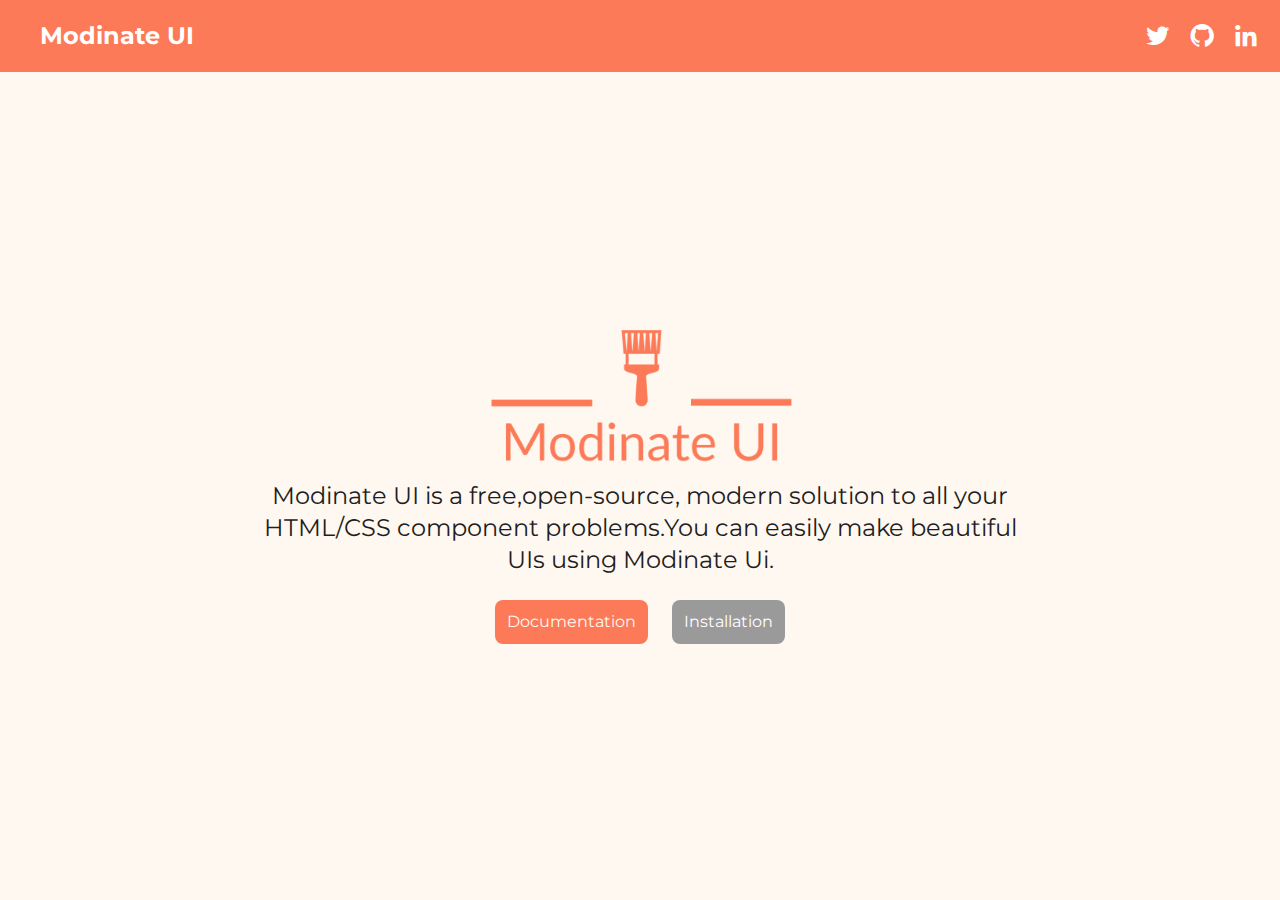
<file: index.html>
<!DOCTYPE html>
<html lang="en">
  <head>
    <meta charset="UTF-8" />
    <meta http-equiv="X-UA-Compatible" content="IE=edge" />
    <meta name="viewport" content="width=device-width, initial-scale=1.0" />
    <link rel="preconnect" href="https://fonts.googleapis.com" />
    <link rel="preconnect" href="https://fonts.gstatic.com" crossorigin />
    <link
      href="https://fonts.googleapis.com/css2?family=Montserrat&display=swap"
      rel="stylesheet"
    />
    <link rel="stylesheet" href="./CSS_files/landing-page.css" />
    <link
      href="https://unpkg.com/boxicons@2.1.1/css/boxicons.min.css"
      rel="stylesheet"
    />

    <title>Modinate UI</title>
  </head>
  <body>
    <div class="app">
      <header class="navbar">
        <div class="header-left">
          <a href="./index.html"><h3>Modinate UI</h3></a>
        </div>
        <div class="header-right">
          <nav>
            <ul>
              <li>
                <a href="https://twitter.com/Chirag__dev">
                  <i class="bx bxl-twitter social-icons"></i>
                </a>
              </li>
              <li>
                <a href="https://github.com/Hardiegogo/Modinate_UI">
                  <i class="bx bxl-github social-icons"></i>
                </a>
              </li>

              <li>
                <a href="https://www.linkedin.com/in/chirag-dev/">
                  <i class="bx bxl-linkedin social-icons"></i>
                </a>
              </li>
            </ul>
          </nav>
        </div>
      </header>
      <main  class="main-content">
        <img
          class="hero-img mb-1"
          src="./assets/Modinate UI final transparent.png"
          alt=""
        />
        <div class="small-text">
          Modinate UI is a free,open-source, modern solution to all your
          HTML/CSS component problems.You can easily make beautiful UIs using
          Modinate Ui.
        </div>
        <div class="btn-container__home-page mt-16">
          <a href='./docsite.html'class="btn-large btn-primary x-small-text m-8px">
            Documentation
          </a>
          <a href="./installation.html" class="btn-large btn-secondary x-small-text m-8px">
            Installation
          </a>
        </div>
      </main>
    </div>
  </body>
</html>
</file>
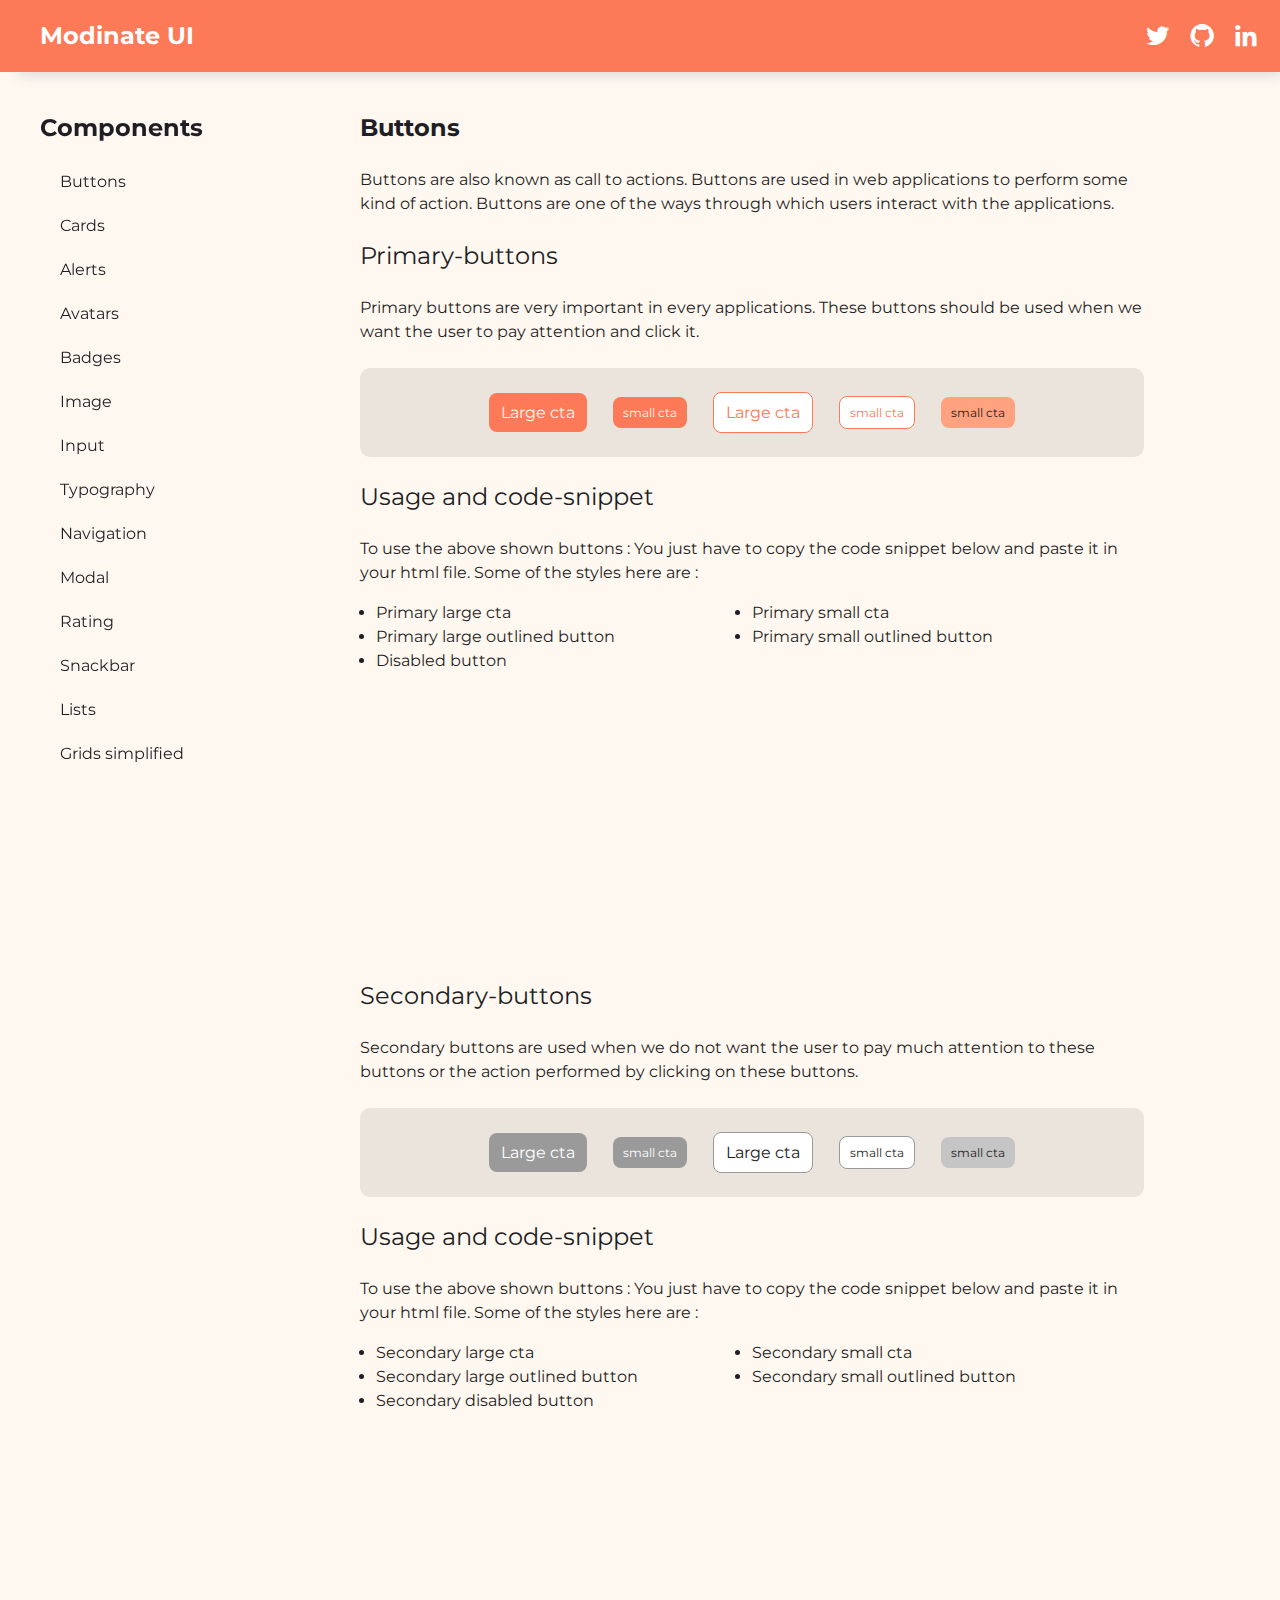
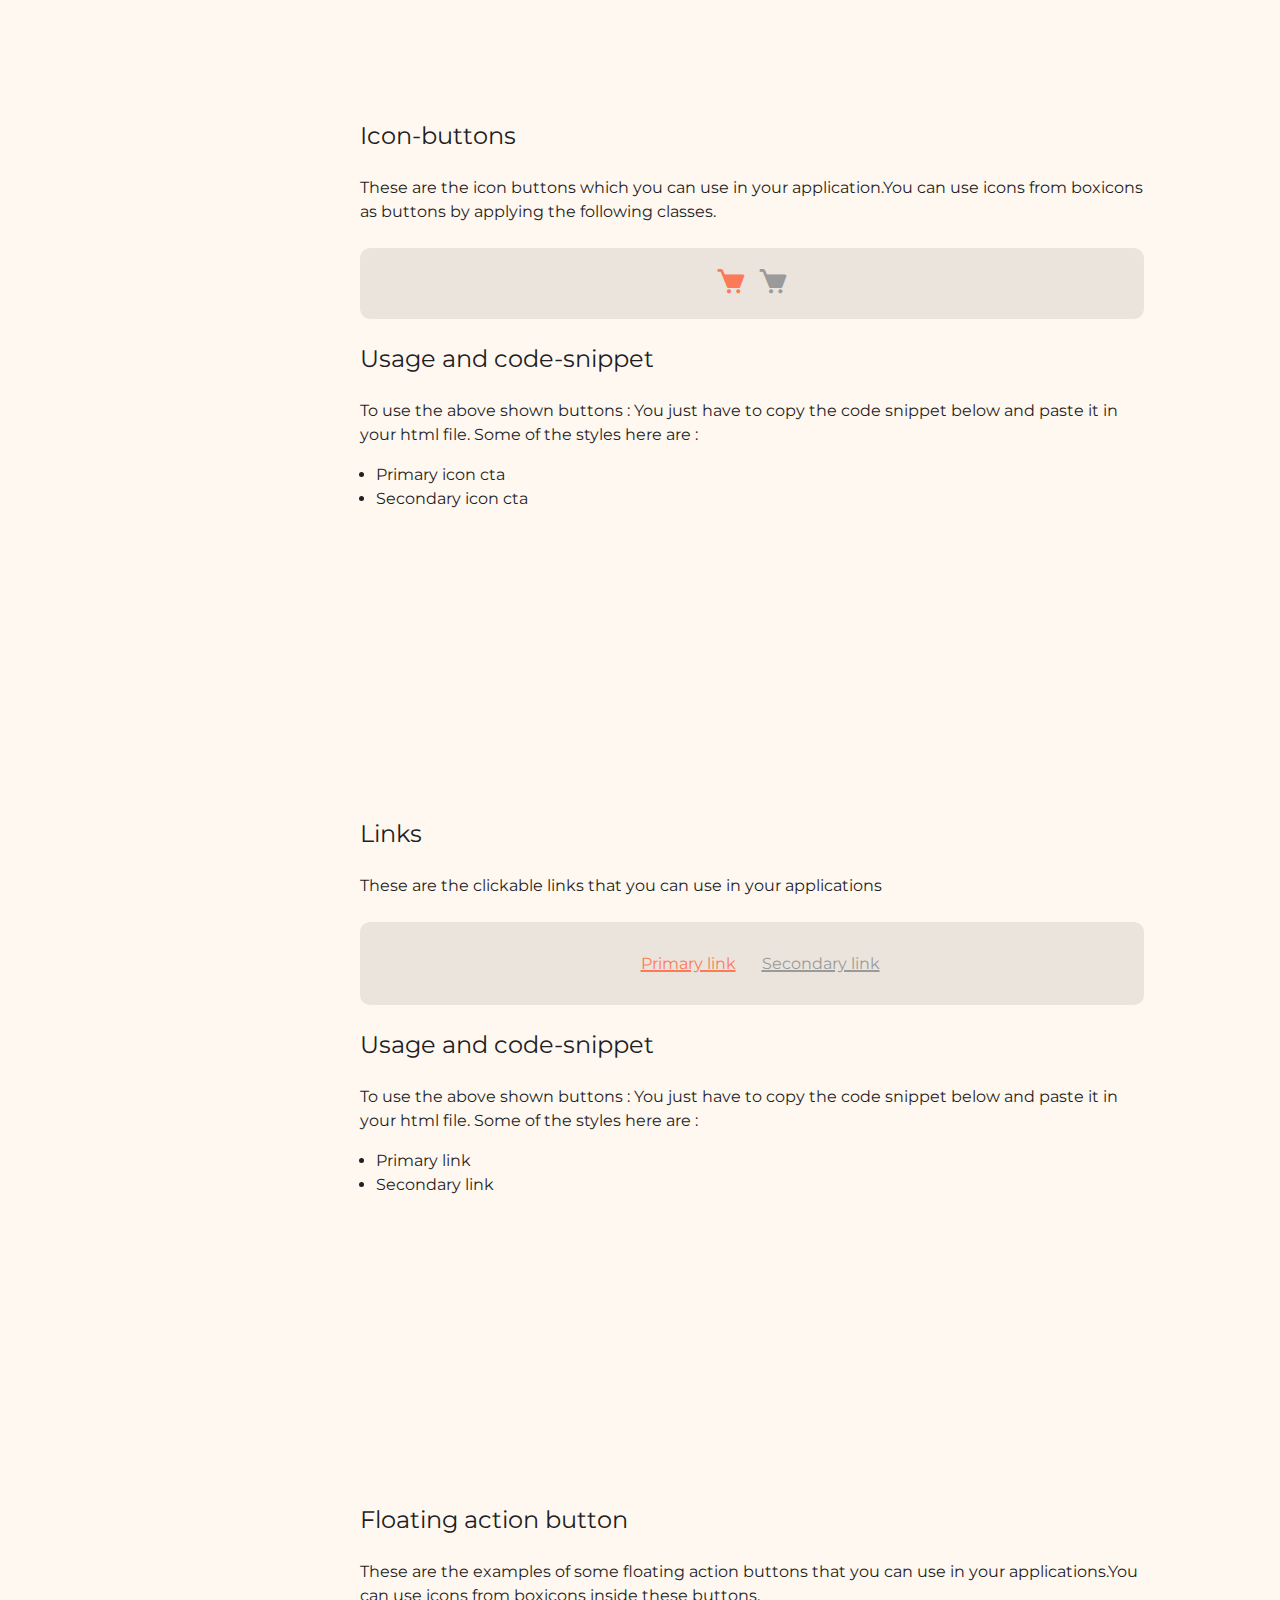
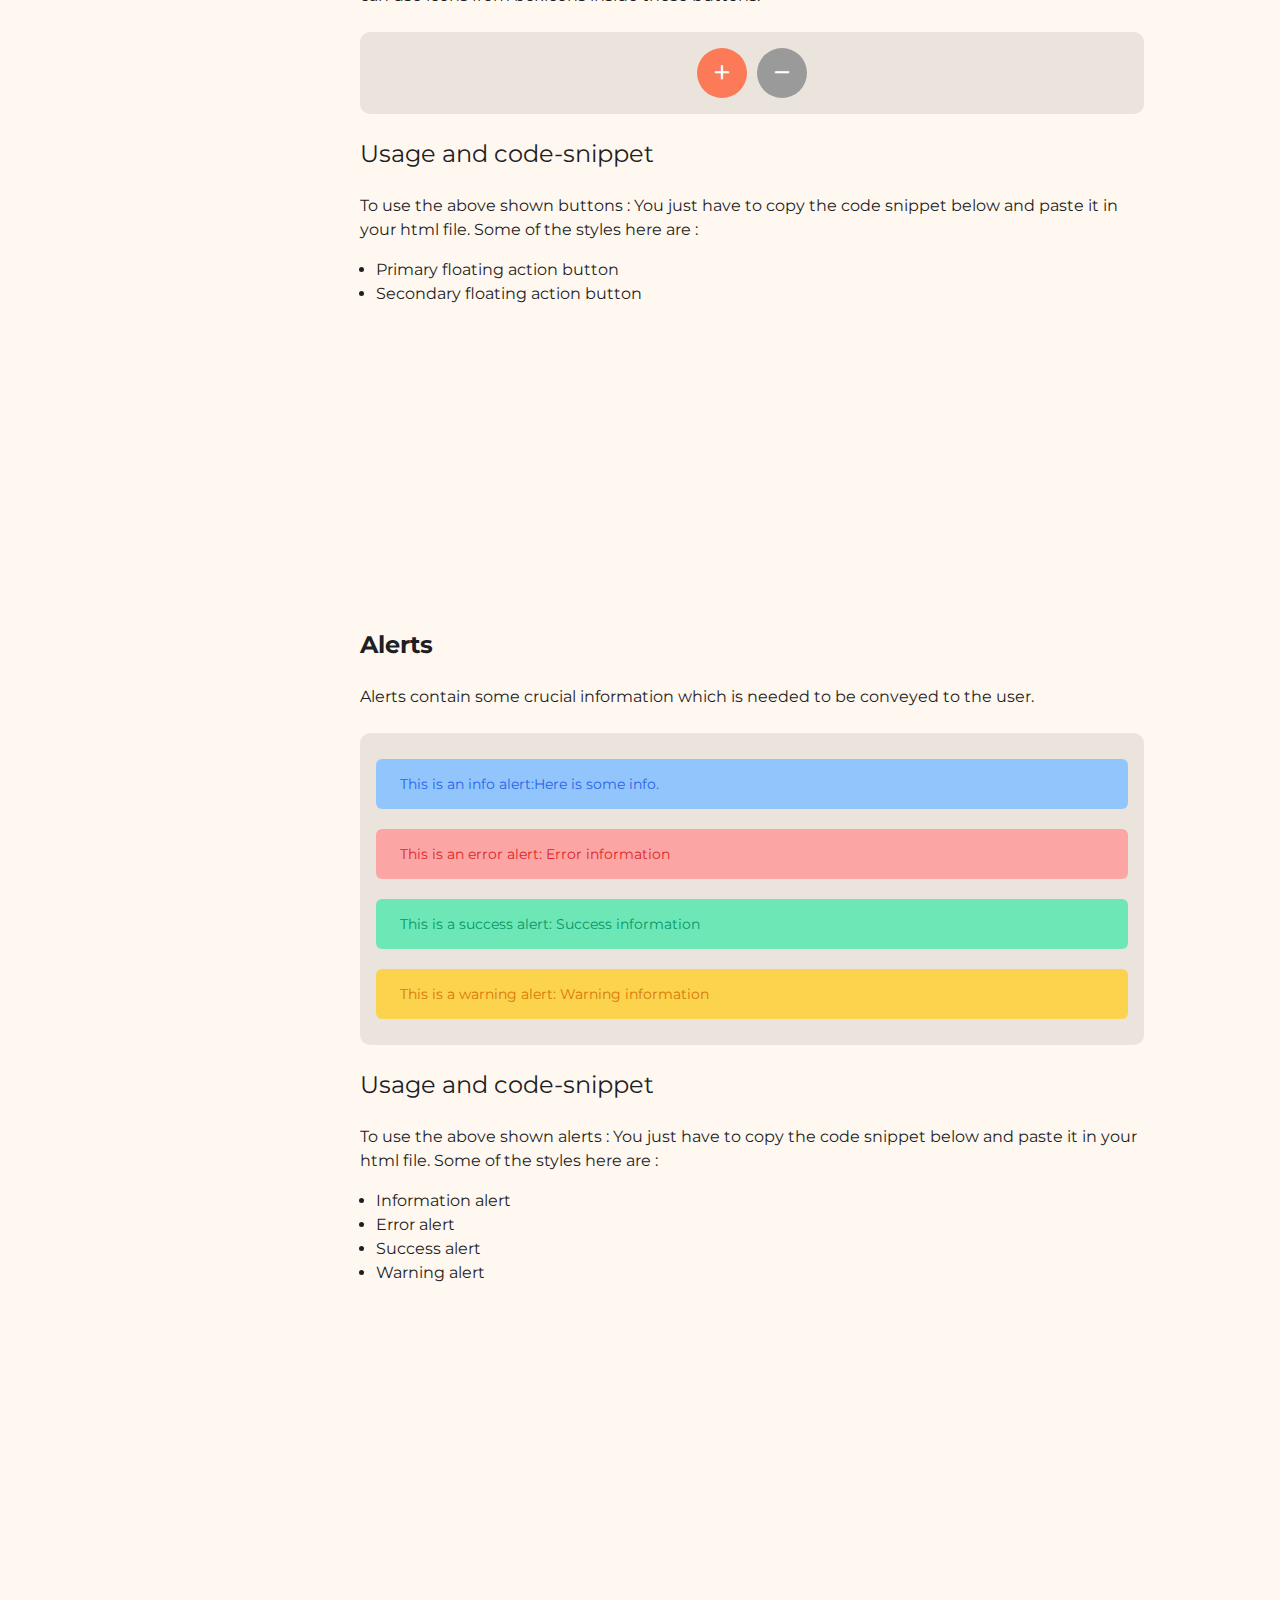
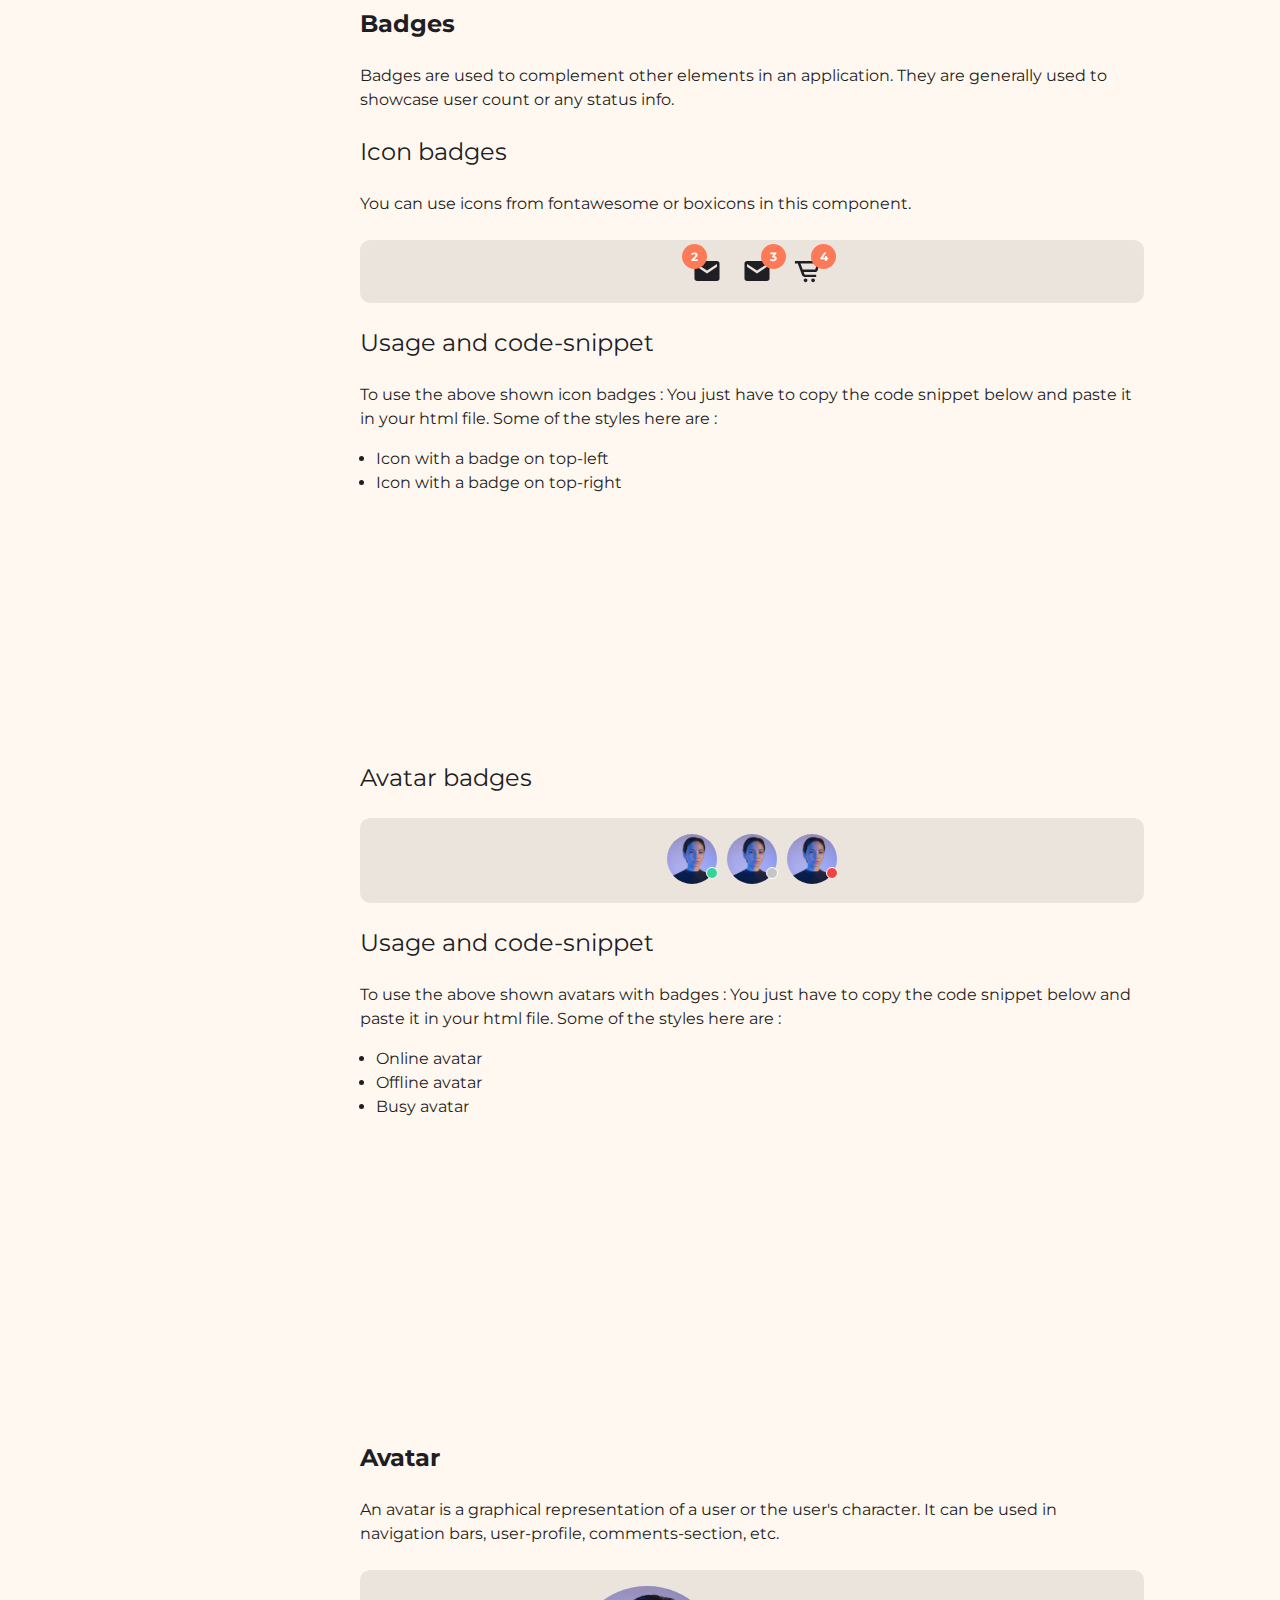
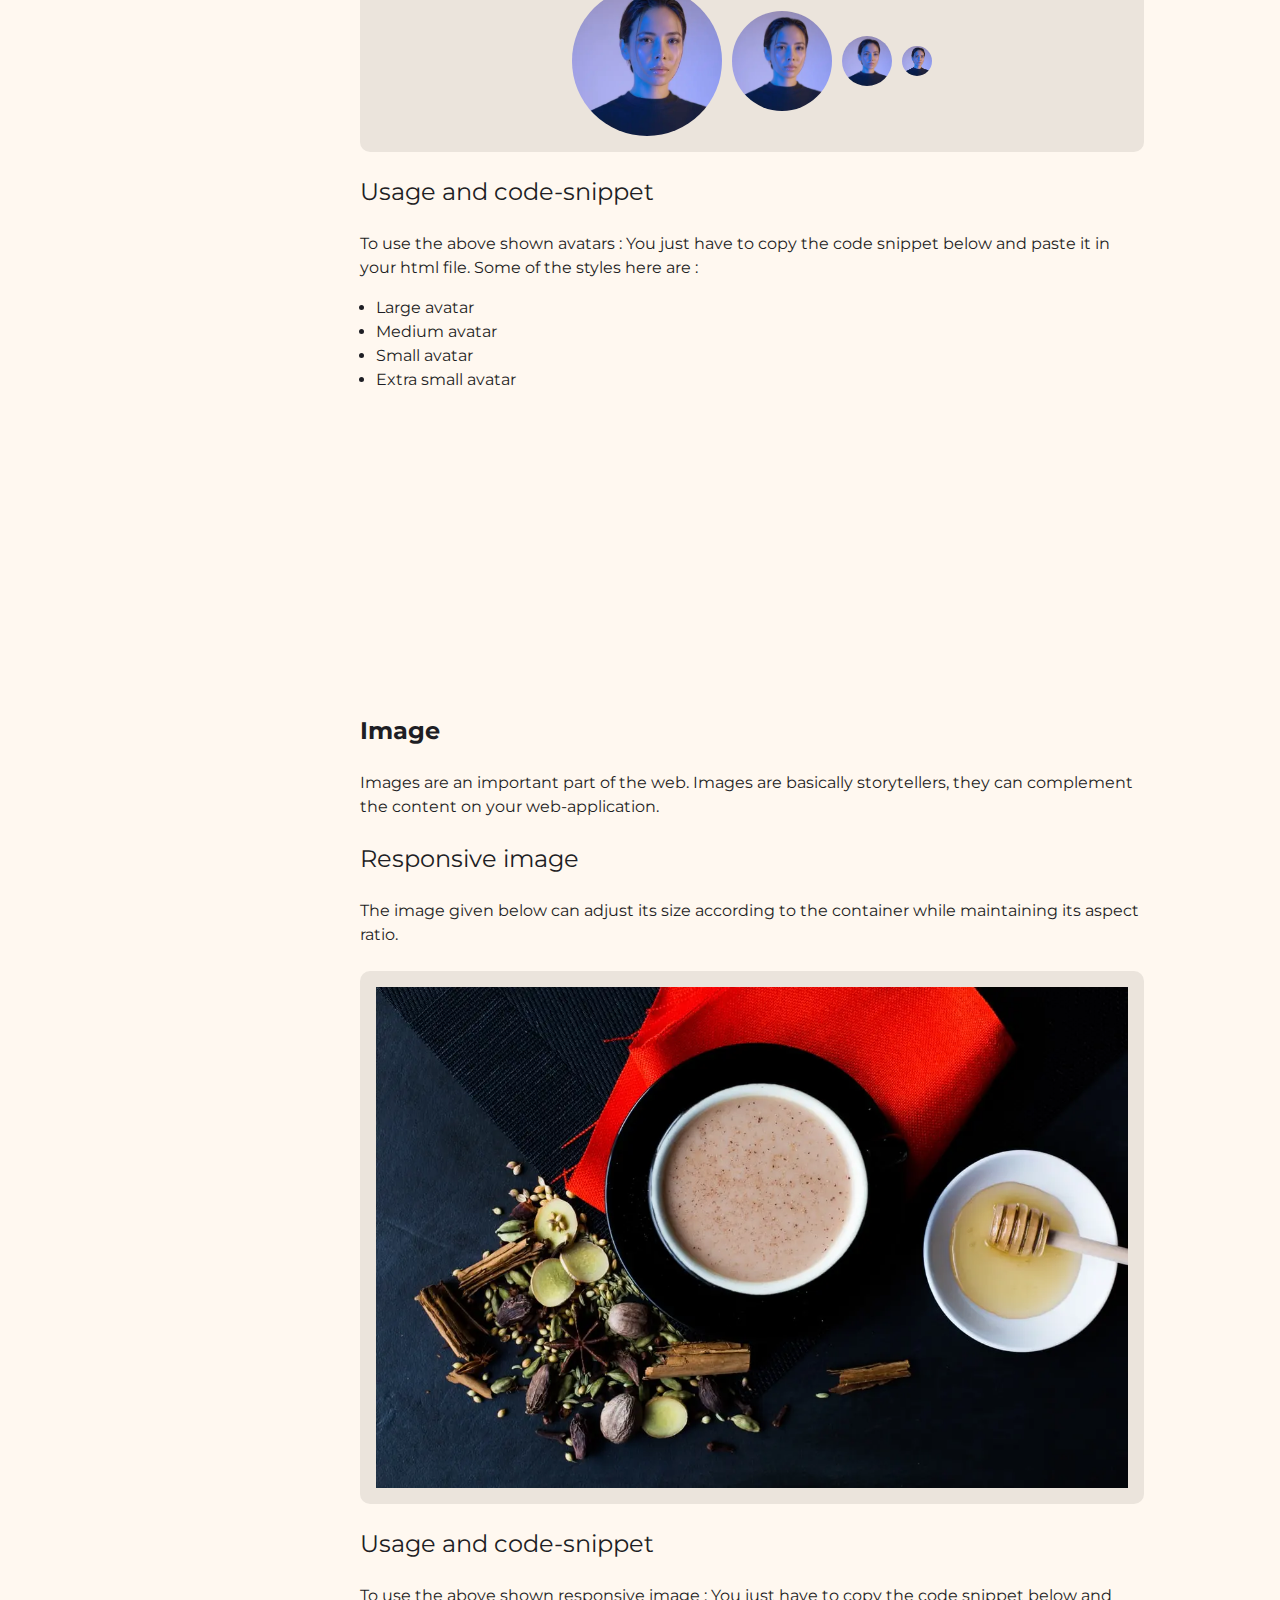
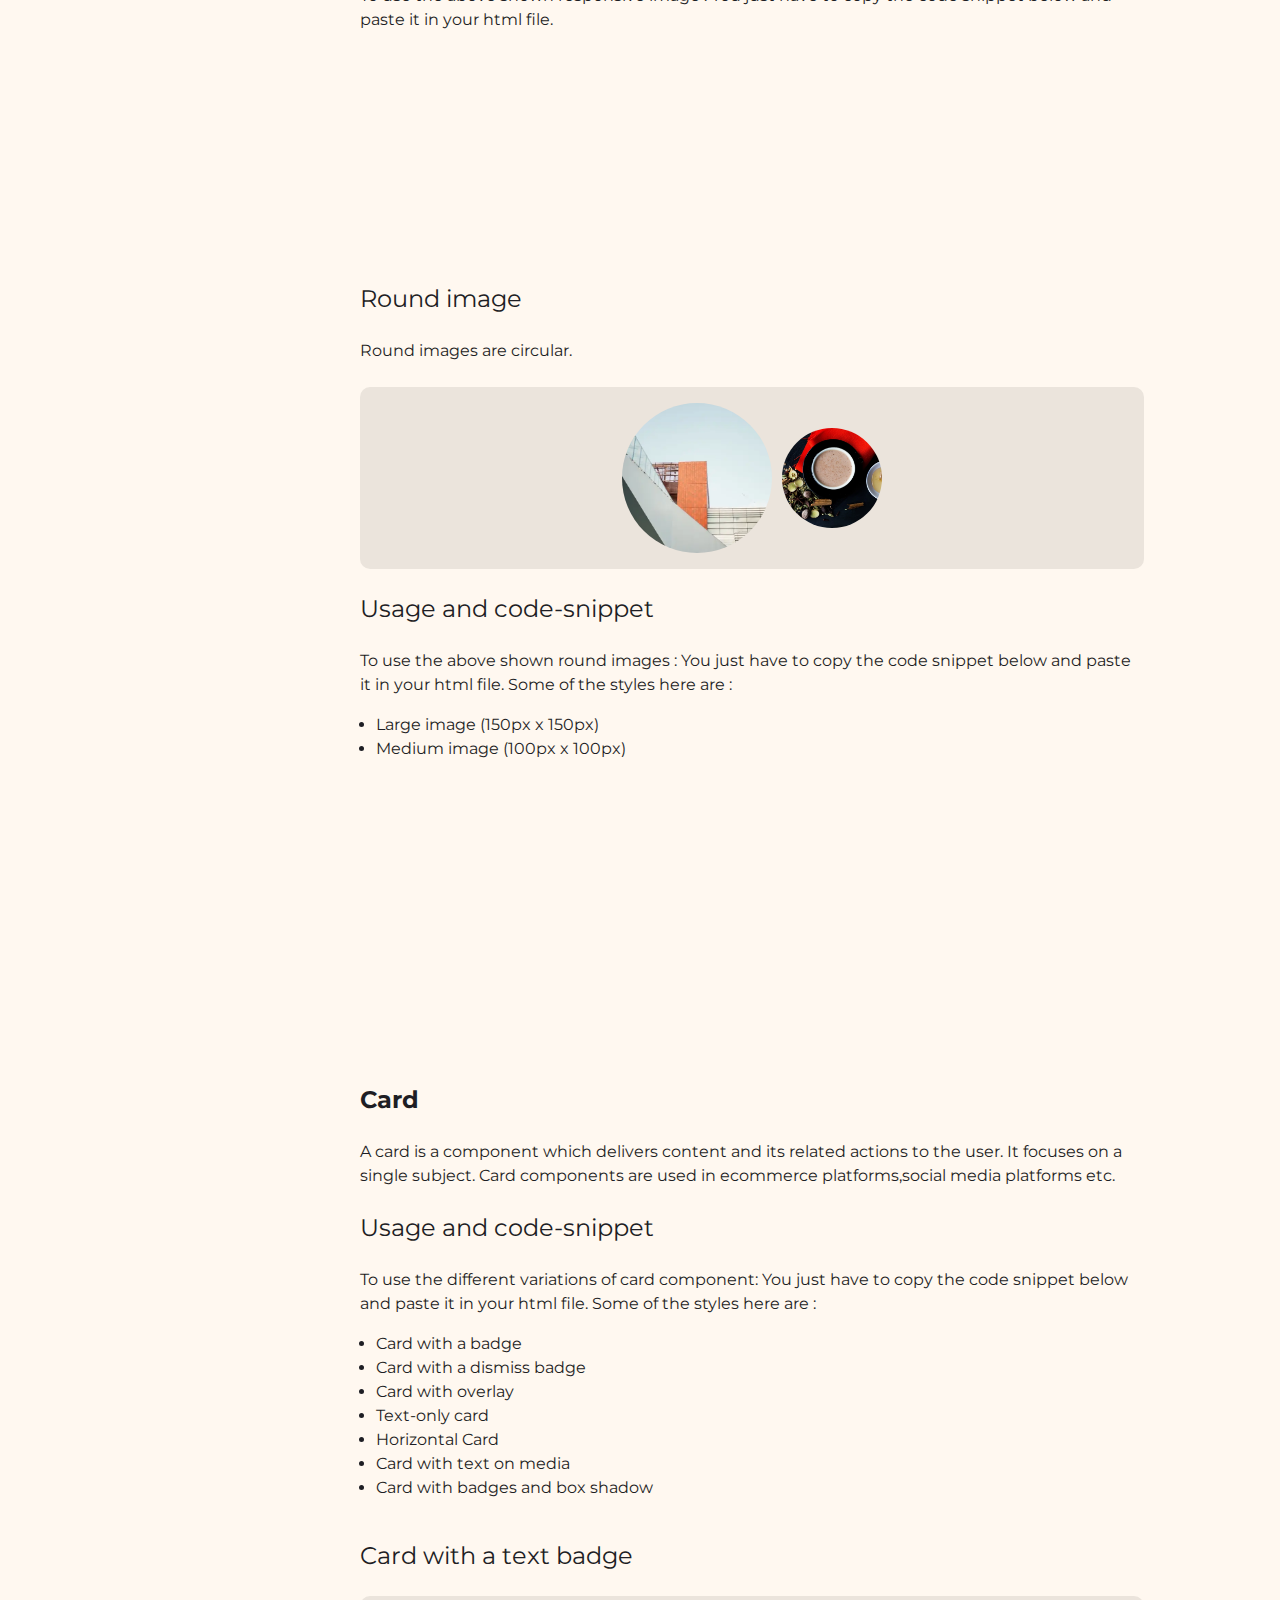
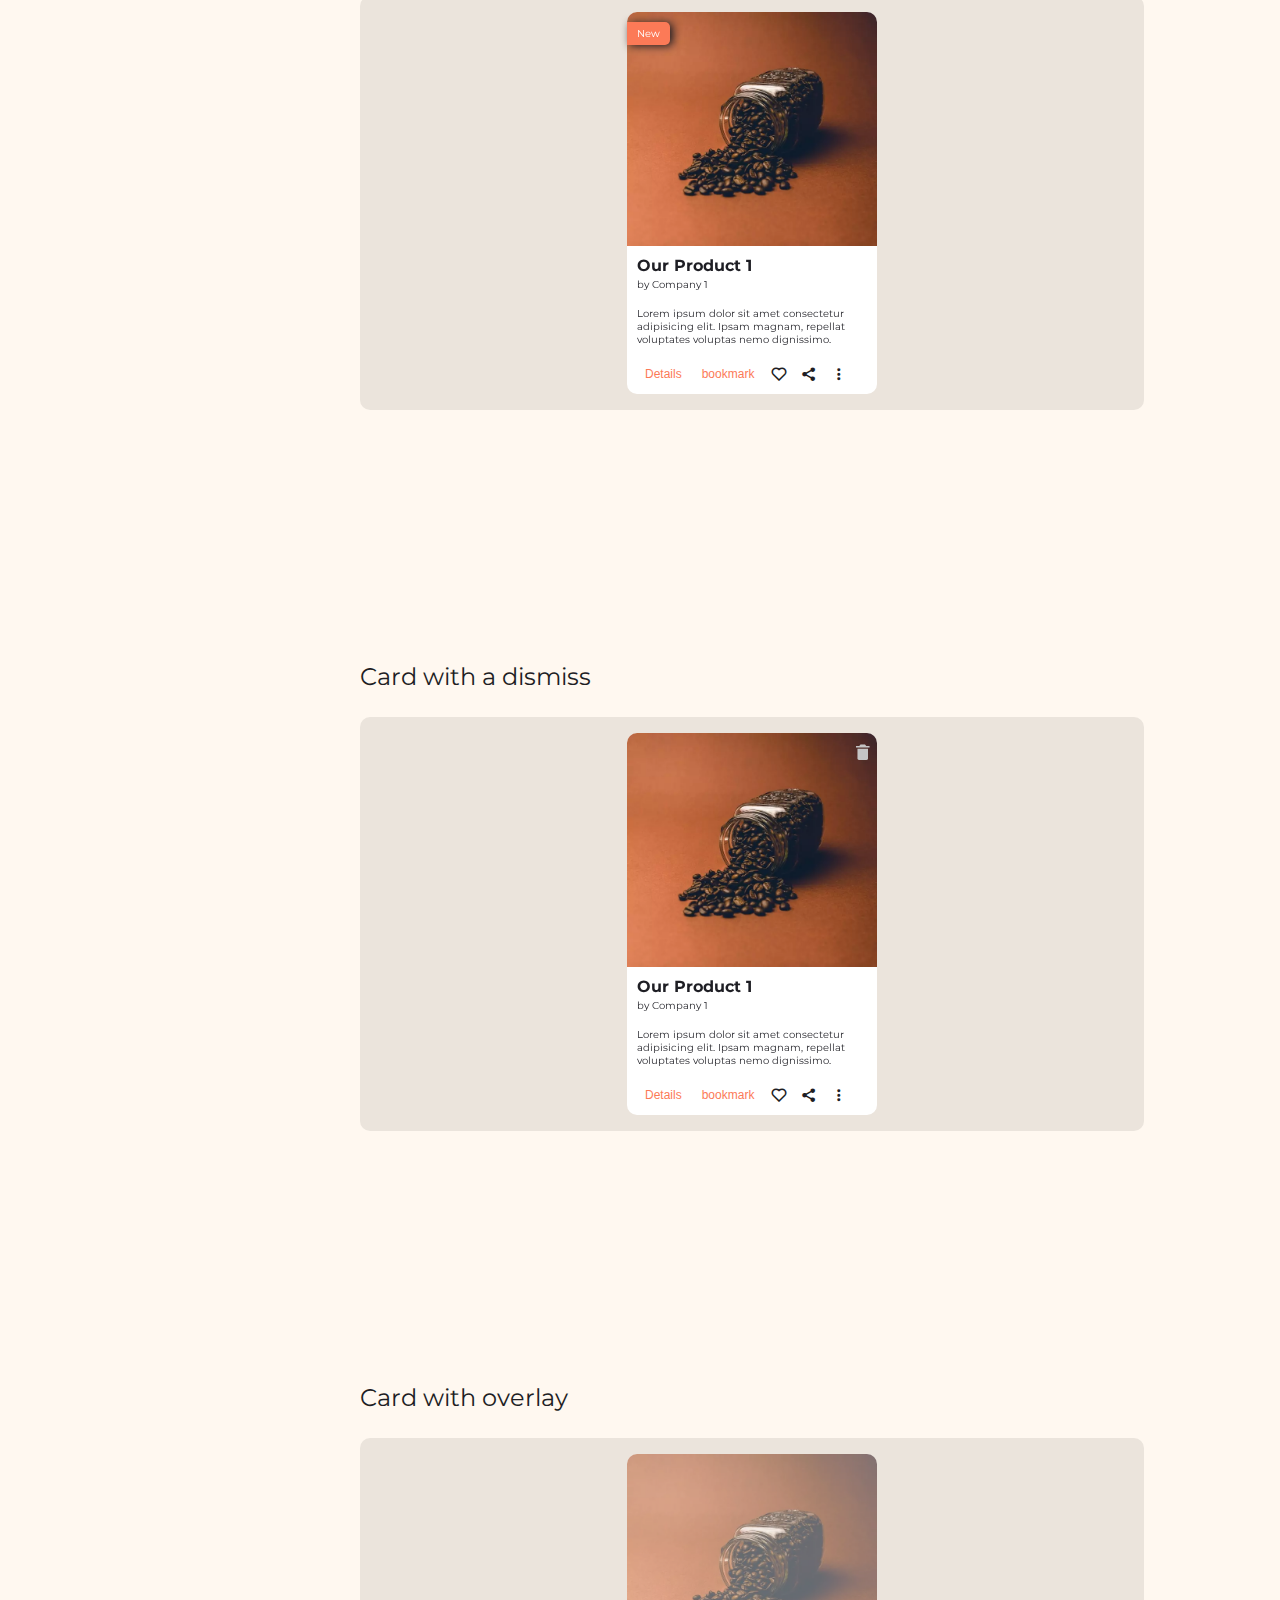
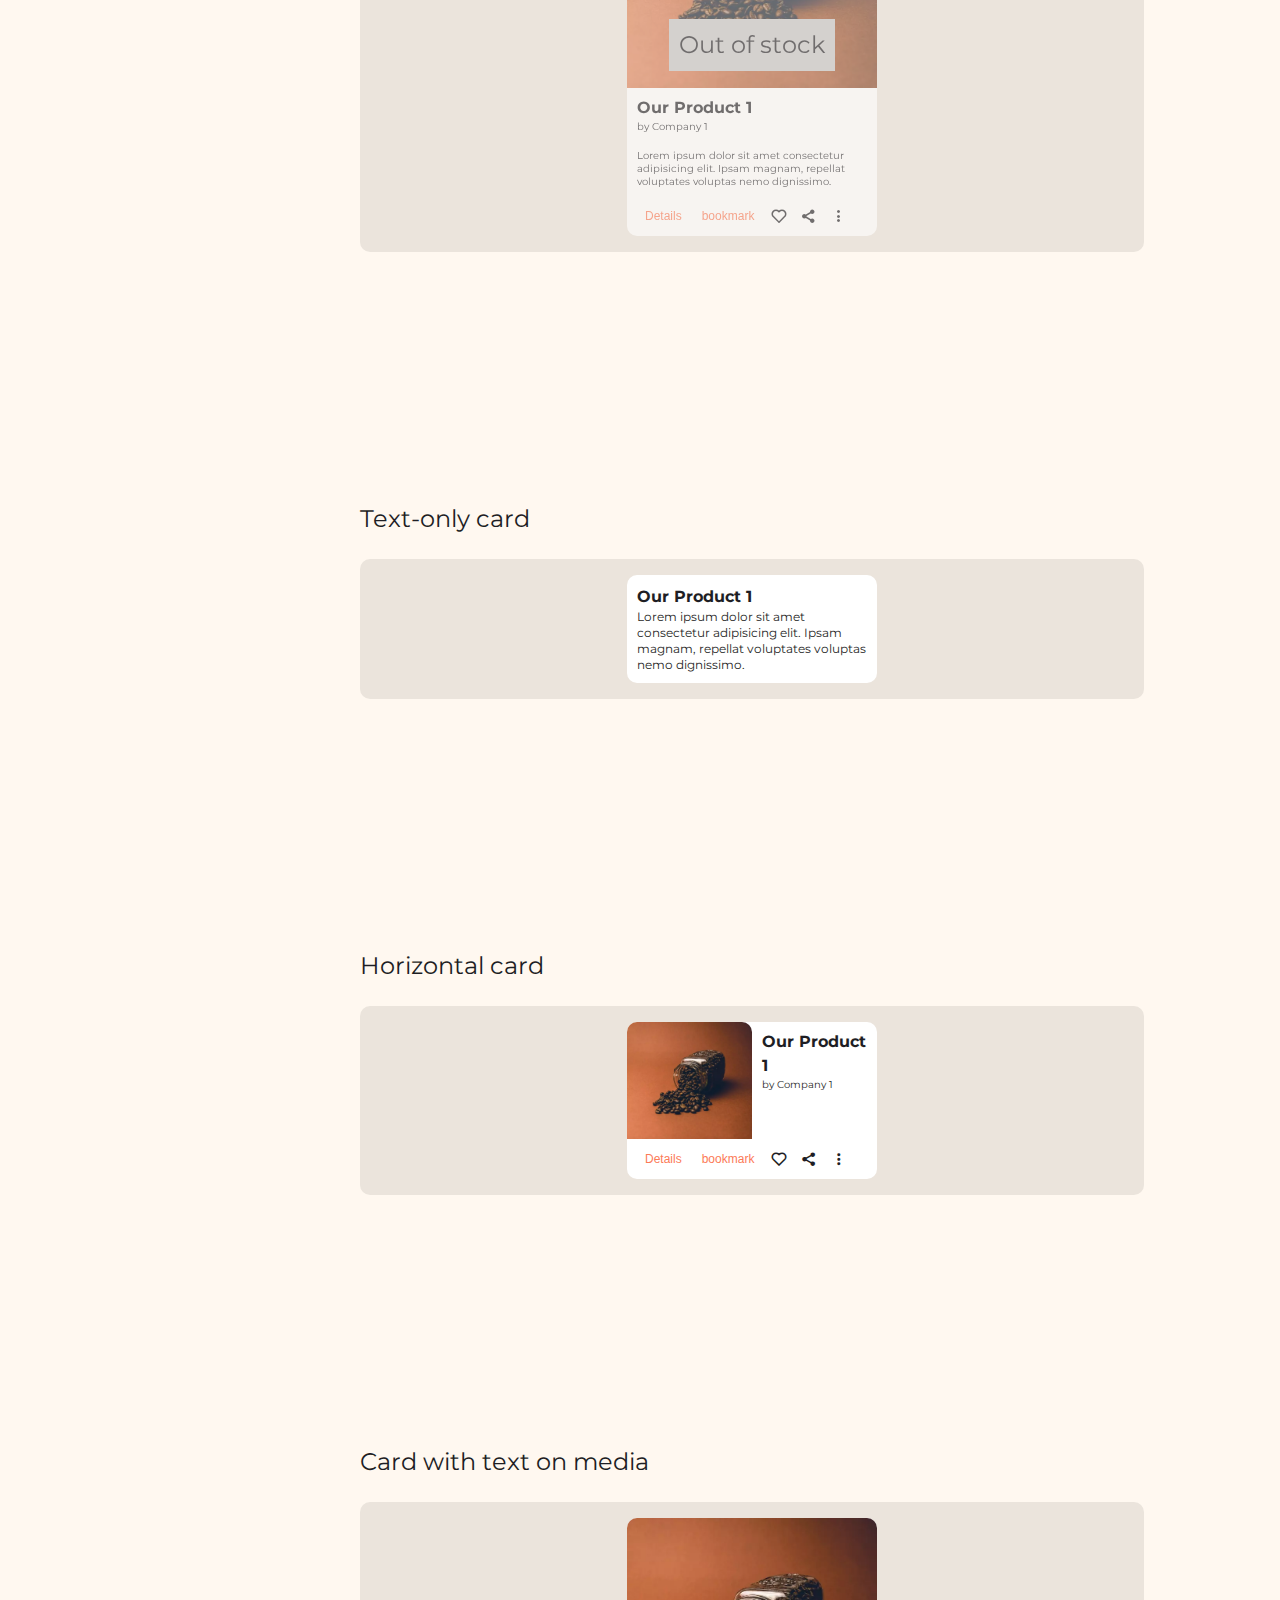
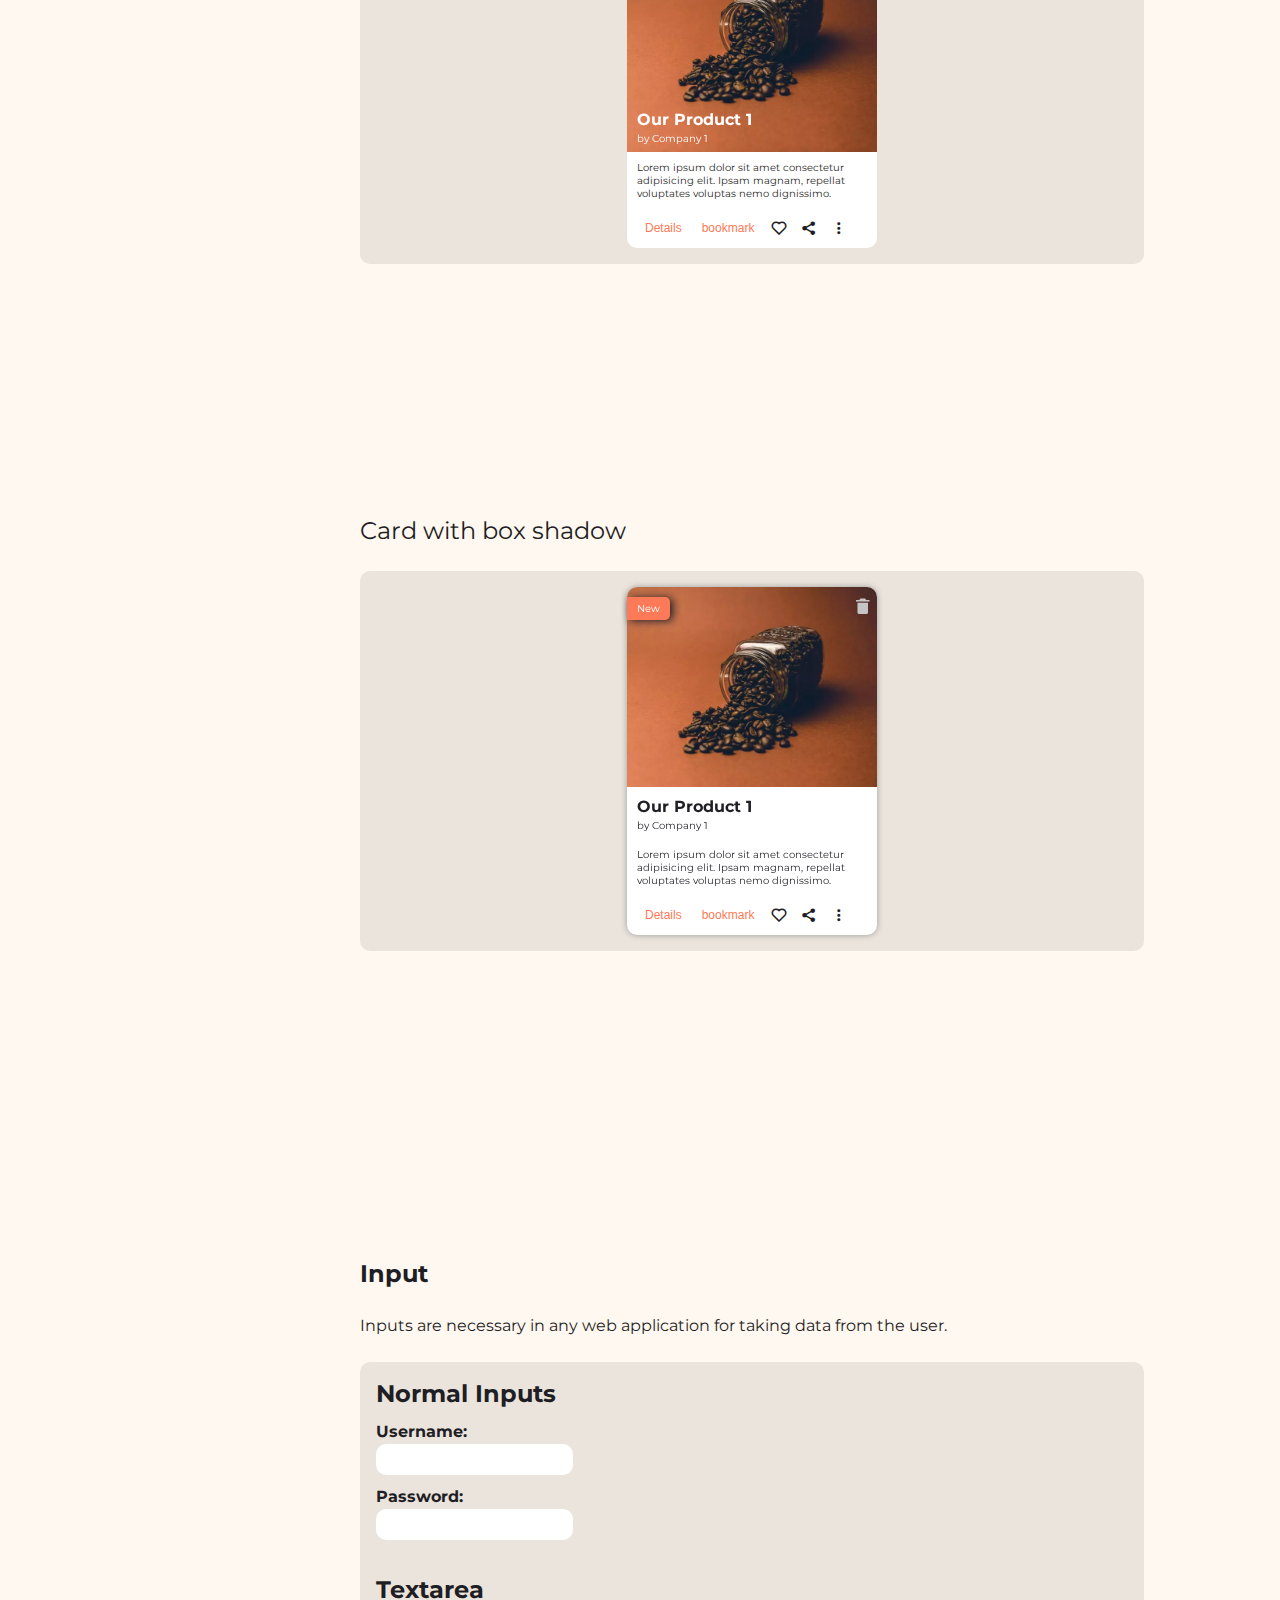
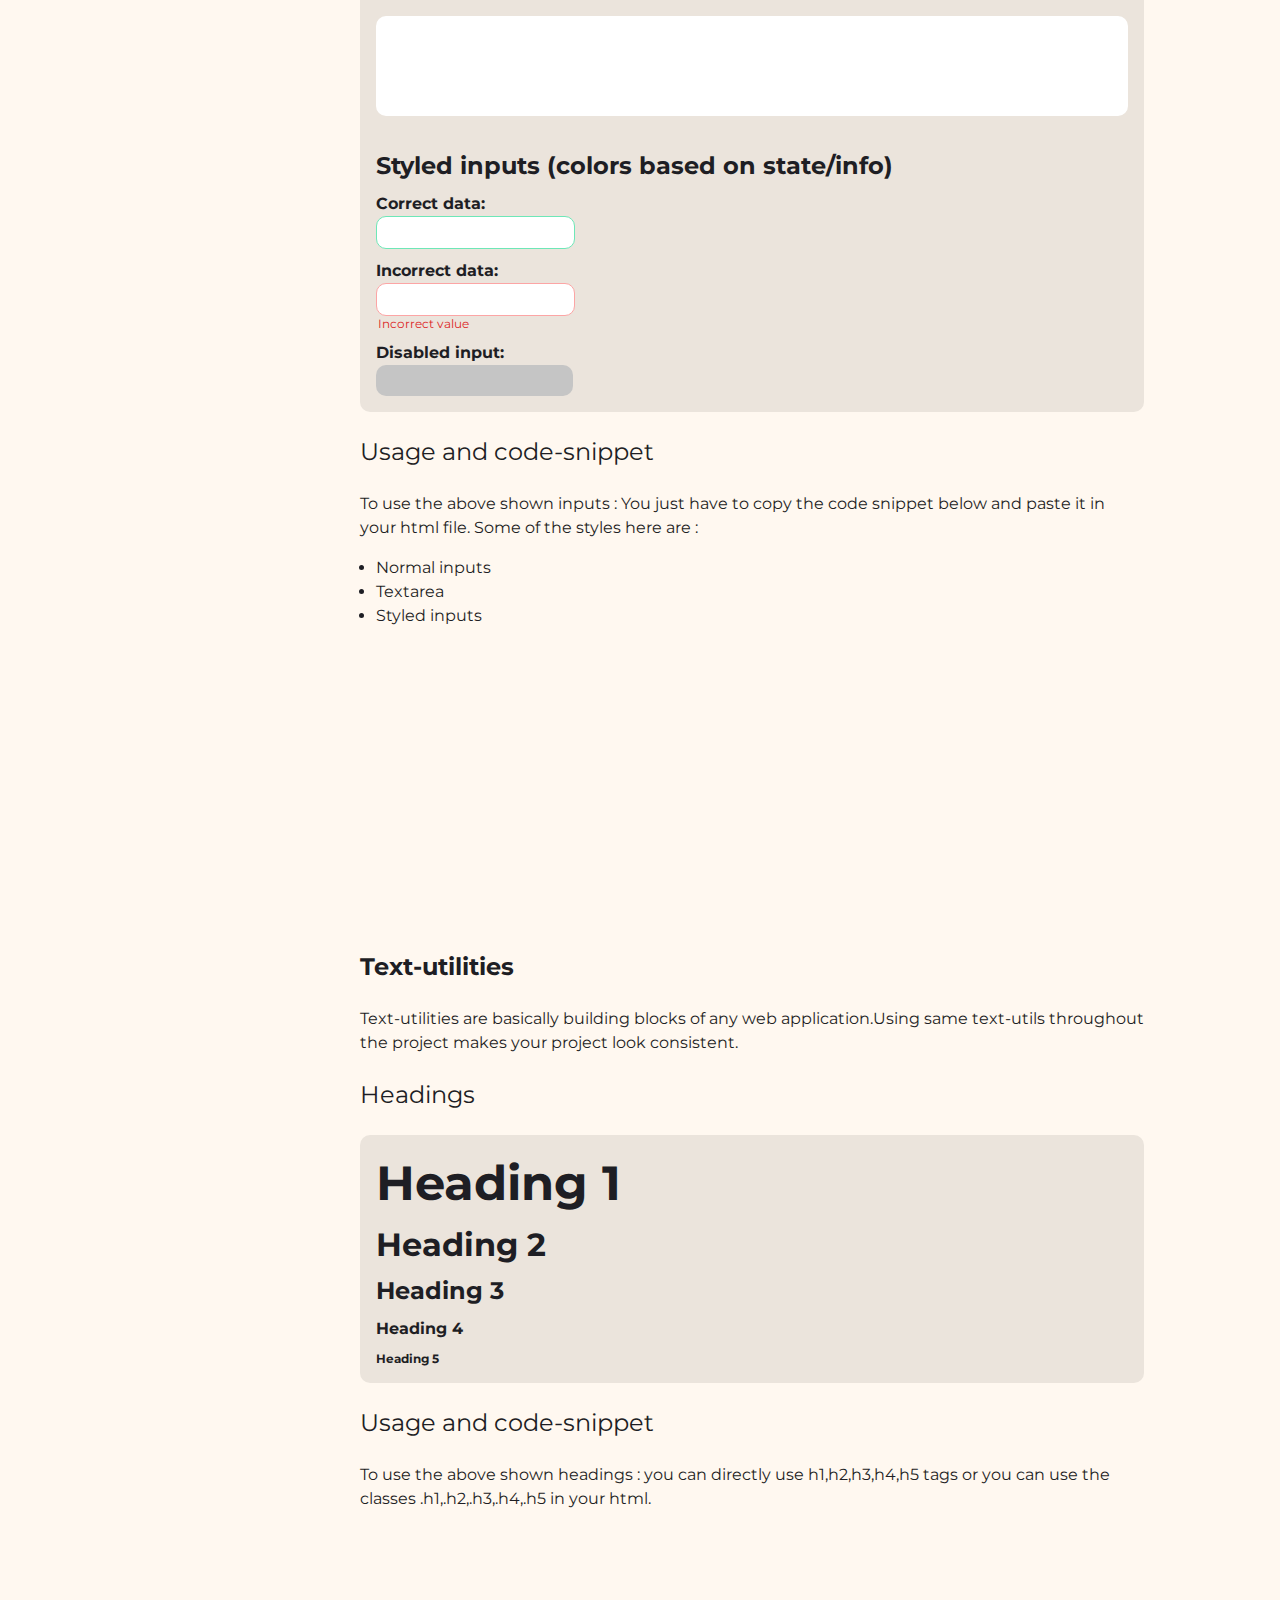
<file: docsite.html>
<!DOCTYPE html>
<html lang="en">

<head>
    <meta charset="UTF-8">
    <meta http-equiv="X-UA-Compatible" content="IE=edge">
    <meta name="viewport" content="width=device-width, initial-scale=1.0">
    <link rel="preconnect" href="https://fonts.googleapis.com">
    <link rel="preconnect" href="https://fonts.gstatic.com" crossorigin>
    <link href="https://fonts.googleapis.com/css2?family=Montserrat&display=swap" rel="stylesheet">
    <link href='https://unpkg.com/boxicons@2.1.1/css/boxicons.min.css' rel='stylesheet'>
    <link rel="stylesheet" href="./CSS_files/docsite.css">
    <title>Modinate UI</title>
</head>

<body>
    <div class="app">
        <header class='navbar'>
            <div class="header-left">
                <a href="./index.html">
                    <h3>Modinate UI</h3>
                </a>
            </div>
            <div class="header-right">
                <nav>
                    <ul>
                        <li>
                            <a href="https://twitter.com/Chirag__dev">
                                <i class='bx bxl-twitter social-icons'></i>
                            </a>
                        </li>
                        <li>
                            <a href="https://github.com/Hardiegogo/Modinate_UI">
                                <i class='bx bxl-github social-icons'></i>
                            </a>
                        </li>

                        <li>
                            <a href="https://www.linkedin.com/in/chirag-dev/">
                                <i class='bx bxl-linkedin social-icons'></i>
                            </a>
                        </li>
                    </ul>

                </nav>

            </div>
        </header>
        <aside class="sidebar p-40">
            <div class="sidebar-container">
                <div class="sidebar-heading">
                    <h3>Components</h3>
                    <button class="btn-icon-secondary" id="dropdown-arrow"><i class='bx bx-chevron-up'></i></button>
                </div>
                <ul class="sidebar-list hide">

                    <li class=" sidebar-list-item x-small-text mt-16">
                        <a class='p-1' href="#buttons">Buttons</a>
                    </li>
                    <li class="sidebar-list-item x-small-text">
                        <a class='p-1' href="#cards">Cards</a>
                    </li>
                    <li class="sidebar-list-item x-small-text">
                        <a class='p-1' href="#alerts">Alerts</a>
                    </li>
                    <li class="sidebar-list-item x-small-text">
                        <a class='p-1' href="#avatars">Avatars</a>
                    </li>
                    <li class="sidebar-list-item x-small-text">
                        <a class='p-1' href="#badges">Badges</a>
                    </li>
                    <li class="sidebar-list-item x-small-text">
                        <a class='p-1' href="#images">Image</a>
                    </li>
                    <li class="sidebar-list-item x-small-text">
                        <a class='p-1' href="#inputs">Input</a>
                    </li>
                    <li class="sidebar-list-item x-small-text">
                        <a class='p-1' href="#text-utils">Typography</a>
                    </li>
                    <li class="sidebar-list-item x-small-text">
                        <a class='p-1' href="#navigation">Navigation</a>
                    </li>
                    <li class="sidebar-list-item x-small-text">
                        <a class='p-1' href="#modal-component">Modal</a>
                    </li>
                    <li class="sidebar-list-item x-small-text">
                        <a class='p-1' href="#ratings">Rating</a>
                    </li>
                    <li class="sidebar-list-item x-small-text">
                        <a class='p-1' href="#snackbar-component">Snackbar</a>
                    </li>
                    <li class="sidebar-list-item x-small-text">
                        <a class='p-1' href="#lists">Lists</a>
                    </li>
                    <li class="sidebar-list-item x-small-text">
                        <a class='p-1' href="#grids">Grids simplified</a>
                    </li>


                </ul>

            </div>

        </aside>
        <main class="content">

            <!-- buttons----------------------------------------------- -->

            <section class="component-section-wrapper p-40 " id='buttons'>
                <h3>Buttons</h3>
                <p class='x-small-text mt-24'>Buttons are also known as call to actions. Buttons are used in web
                    applications to perform some kind of action. Buttons are one of the ways through which users
                    interact with the applications.</p>
                <div class="primary-btns">
                    <p class="small-text mt-24"><span class='primary'>Primary</span>-buttons</p>
                    <p class='x-small-text mt-24'>Primary buttons are very important in every applications. These
                        buttons should be used when we want the user to pay attention and click it.</p>

                    <div class="component-wrapper p-16 br-m mt-24">
                        <!-- Primary large button  -->
                        <a class='btn-large btn-primary  m-8px'>Large cta</a>
                        <!-- primary small button -->
                        <a class='btn btn-primary m-8px'>small cta</a>
                        <!-- primary large button with outlines -->
                        <a class='btn-large btn-primary-outline m-8px'>Large cta</a>
                        <!-- primary small button with outlines -->
                        <a class='btn btn-primary-outline m-8px'>small cta</a>
                        <!-- Primary disabled button  -->
                        <a class='btn btn-primary-disabled m-8px' disabled>small cta</a>

                    </div>
                    <p class="small-text mt-24">Usage and code-snippet</p>
                    <p class='x-small-text mt-24'>To use the above shown buttons : You just have to copy the code
                        snippet below and paste it in your html file. Some of the styles here are :<br> </p>
                    <ul class='x-small-text p-16 grid-list'>
                        <li>Primary large cta</li>
                        <li>Primary small cta</li>
                        <li>Primary large outlined button</li>
                        <li>Primary small outlined button</li>
                        <li>Disabled button</li>


                    </ul>


                    <div class="mt-24">
                        <code>
                            <iframe class="code-snippet"
                                src="https://carbon.now.sh/embed?bg=rgba%28255%2C255%2C255%2C1%29&t=one-light&wt=none&l=css&width=680&ds=false&dsyoff=20px&dsblur=68px&wc=true&wa=true&pv=47px&ph=30px&ln=false&fl=1&fm=Hack&fs=14px&lh=133%25&si=false&es=2x&wm=false&code=%253C%21--%2520Primary%2520large%2520button%2520%2520--%253E%250A%253Ca%2520class%253D%27btn-large%2520btn-primary%27%253ELarge%2520cta%253C%252Fa%253E%250A%2520%2520%2520%2520%2520%2520%2520%2520%2520%2520%250A%253C%21--%2520primary%2520small%2520button%2520--%253E%250A%253Ca%2520class%253D%27btn%2520btn-primary%27%253Esmall%2520cta%253C%252Fa%253E%250A%2520%2520%250A%253C%21--%2520primary%2520large%2520button%2520with%2520outlines%2520--%253E%250A%253Ca%2520class%253D%27btn-large%2520btn-primary-outline%27%253ELarge%2520cta%253C%252Fa%253E%250A%2520%2520%250A%253C%21--%2520primary%2520small%2520button%2520with%2520outlines%2520--%253E%250A%253Ca%2520class%253D%27btn%2520btn-primary-outline%27%253Esmall%2520cta%253C%252Fa%253E%250A%2520%2520%250A%253C%21--%2520Primary%2520disabled%2520button%2520%2520--%253E%250A%253Ca%2520class%253D%27btn%2520btn-primary-disabled%27%2520disabled%253Esmall%2520cta%253C%252Fa%253E%2509%2509"
                                style=" border:0; transform: scale(1); overflow:hidden;"
                                sandbox="allow-scripts allow-same-origin">
                            </iframe>
                        </code>

                    </div>

                </div>

                <div class="secondary-btns mt-64">
                    <p class="small-text mt-40">Secondary-buttons</p>
                    <p class='x-small-text mt-24'>Secondary buttons are used when we do not want the user to pay much
                        attention to these buttons or the action performed by clicking on these buttons.</p>

                    <div class="component-wrapper p-16 br-m mt-24">
                        <!-- Secondary large button  -->
                        <a class='btn-large btn-secondary m-8px'>Large cta</a>
                        <!-- Secondary small button -->
                        <a class='btn btn-secondary  m-8px'>small cta</a>
                        <!-- Secondary large button with outlines -->
                        <a class='btn-large btn-secondary-outline  m-8px'>Large cta</a>
                        <!-- Secondary small button with outlines -->
                        <a class='btn btn-secondary-outline m-8px'>small cta</a>
                        <!-- Secondary disabled button  -->
                        <a class='btn btn-secondary-disabled  m-8px' disabled>small cta</a>

                    </div>
                    <p class="small-text mt-24">Usage and code-snippet</p>
                    <p class='x-small-text mt-24'>To use the above shown buttons : You just have to copy the code
                        snippet below and paste it in your html file. Some of the styles here are :<br> </p>
                    <ul class='x-small-text p-16 grid-list'>
                        <li>Secondary large cta</li>
                        <li>Secondary small cta</li>
                        <li>Secondary large outlined button</li>
                        <li>Secondary small outlined button</li>
                        <li>Secondary disabled button</li>


                    </ul>


                    <div class="mt-24">
                        <code>
                            <iframe class='code-snippet'
                                src="https://carbon.now.sh/embed?bg=rgba%28255%2C255%2C255%2C1%29&t=one-light&wt=none&l=css&width=680&ds=false&dsyoff=20px&dsblur=68px&wc=true&wa=true&pv=47px&ph=30px&ln=false&fl=1&fm=Hack&fs=14px&lh=133%25&si=false&es=2x&wm=false&code=%253C%21--%2520Secondary%2520large%2520button%2520%2520--%253E%250A%253Ca%2520class%253D%27btn-large%2520btn-secondary%27%253ELarge%2520cta%253C%252Fa%253E%250A%2520%2520%2520%2520%2520%2520%2520%2520%2520%2520%250A%253C%21--%2520Secondary%2520small%2520button%2520--%253E%250A%253Ca%2520class%253D%27btn%2520btn-secondary%27%253Esmall%2520cta%253C%252Fa%253E%250A%2520%2520%250A%253C%21--%2520Secondary%2520large%2520button%2520with%2520outlines%2520--%253E%250A%253Ca%2520class%253D%27btn-large%2520btn-secondary-outline%27%253ELarge%2520cta%253C%252Fa%253E%250A%2520%2520%250A%253C%21--%2520Secondary%2520small%2520button%2520with%2520outlines%2520--%253E%250A%253Ca%2520class%253D%27btn%2520btn-secondary-outline%27%253Esmall%2520cta%253C%252Fa%253E%250A%2520%2520%250A%253C%21--%2520Secondary%2520disabled%2520button%2520%2520--%253E%250A%253Ca%2520class%253D%27btn%2520btn-secondary-disabled%27%2520disabled%253Esmall%2520cta%253C%252Fa%253E%2509"
                                style=" border:0; transform: scale(1); overflow:hidden;"
                                sandbox="allow-scripts allow-same-origin">
                            </iframe>
                        </code>

                    </div>

                </div>
                <div class="icon-btns mt-64">
                    <p class="small-text mt-40">Icon-buttons</p>
                    <p class='x-small-text mt-24'>These are the icon buttons which you can use in your application.You
                        can use icons from boxicons as buttons by applying the following classes.</p>

                    <div class="component-wrapper p-16 br-m mt-24">
                        <!-- Primary icon button  -->
                        <a class="btn-icon-primary"><i class='bx bxs-cart '></i></a>
                        <!-- Secondary icon button  -->
                        <a class="btn-icon-secondary"><i class='bx bxs-cart '></i></a>


                    </div>
                    <p class="small-text mt-24">Usage and code-snippet</p>
                    <p class='x-small-text mt-24'>To use the above shown buttons : You just have to copy the code
                        snippet below and paste it in your html file. Some of the styles here are :<br> </p>
                    <ul class='x-small-text p-16'>
                        <li>Primary icon cta</li>
                        <li>Secondary icon cta</li>



                    </ul>


                    <div class="mt-24">
                        <code>
                            <iframe class='code-snippet'
                                src="https://carbon.now.sh/embed?bg=rgba%28255%2C255%2C255%2C1%29&t=one-light&wt=none&l=css&width=680&ds=false&dsyoff=20px&dsblur=68px&wc=true&wa=true&pv=47px&ph=30px&ln=false&fl=1&fm=Hack&fs=14px&lh=133%25&si=false&es=2x&wm=false&code=%253C%21--%2520Primary%2520icon%2520button%2520%2520--%253E%250A%253Ca%2520class%253D%2522btn-icon-primary%2522%253E%253Ci%2520class%253D%27bx%2520bxs-cart%2520%27%253E%253C%252Fi%253E%253C%252Fa%253E%250A%250A%253C%21--%2520Secondary%2520icon%2520button%2520%2520--%253E%250A%253Ca%2520class%253D%2522btn-icon-secondary%2522%253E%253Ci%2520class%253D%27bx%2520bxs-cart%2520%27%253E%253C%252Fi%253E%253C%252Fa%253E%2509"
                                style=" border:0; transform: scale(1); overflow:hidden;"
                                sandbox="allow-scripts allow-same-origin">
                            </iframe>
                        </code>

                    </div>

                </div>
                <div class="Link-btns mt-64">
                    <p class="small-text mt-40">Links</p>
                    <p class='x-small-text mt-24'>These are the clickable links that you can use in your applications
                    </p>

                    <div class="component-wrapper p-16 br-m mt-24">
                        <!-- Primary link-->
                        <a class="link-primary p-16">Primary link</a>
                        <!-- Secondary link -->
                        <a class="link-secondary">Secondary link</a>


                    </div>
                    <p class="small-text mt-24">Usage and code-snippet</p>
                    <p class='x-small-text mt-24'>To use the above shown buttons : You just have to copy the code
                        snippet below and paste it in your html file. Some of the styles here are :<br> </p>
                    <ul class='x-small-text p-16'>
                        <li>Primary link</li>
                        <li>Secondary link</li>



                    </ul>


                    <div class="mt-24">
                        <code>
                            <iframe class="code-snippet"
                                src="https://carbon.now.sh/embed?bg=rgba%28255%2C255%2C255%2C1%29&t=one-light&wt=none&l=css&width=680&ds=false&dsyoff=20px&dsblur=68px&wc=true&wa=true&pv=47px&ph=30px&ln=false&fl=1&fm=Hack&fs=14px&lh=133%25&si=false&es=2x&wm=false&code=%253C%21--%2520Primary%2520link--%253E%250A%253Ca%2520class%253D%2522primary-link%2522%253EPrimary%2520link%253C%252Fa%253E%250A%250A%253C%21--%2520Secondary%2520link%2520--%253E%250A%253Ca%2520class%253D%2522secondary-link%2522%253ESecondary%2520link%253C%252Fa%253E"
                                style=" border:0; transform: scale(1); overflow:hidden;"
                                sandbox="allow-scripts allow-same-origin">
                            </iframe>
                        </code>

                    </div>

                </div>
                <div class="floating-btns mt-64">
                    <p class="small-text mt-40">Floating action button</p>
                    <p class='x-small-text mt-24'>These are the examples of some floating action buttons that you can
                        use in your applications.You can use icons from boxicons inside these buttons.</p>

                    <div class="component-wrapper p-16 br-m mt-24">
                        <!-- Primary floating action -->
                        <a class="btn-floating-primary "><i class='bx bx-plus'></i></a>
                        <!-- Secondary floating action -->
                        <a class="btn-floating-secondary "><i class='bx bx-minus'></i></a>


                    </div>
                    <p class="small-text mt-24">Usage and code-snippet</p>
                    <p class='x-small-text mt-24'>To use the above shown buttons : You just have to copy the code
                        snippet below and paste it in your html file. Some of the styles here are :<br> </p>
                    <ul class='x-small-text p-16'>
                        <li>Primary floating action button</li>
                        <li>Secondary floating action button</li>



                    </ul>


                    <div class="mt-24">
                        <code>
                            <iframe class='code-snippet'
                                src="https://carbon.now.sh/embed?bg=rgba%28255%2C255%2C255%2C1%29&t=one-light&wt=none&l=css&width=680&ds=false&dsyoff=20px&dsblur=68px&wc=true&wa=true&pv=47px&ph=30px&ln=false&fl=1&fm=Hack&fs=14px&lh=133%25&si=false&es=2x&wm=false&code=%253C%21--%2520Primary%2520floating%2520action%2520--%253E%250A%253Ca%2520class%253D%2522btn-floating-primary%2520bottom-right%2522%253E%253Ci%2520class%253D%27bx%2520bx-plus%27%253E%253C%252Fi%253E%253C%252Fa%253E%250A%250A%253C%21--%2520Secondary%2520floating%2520action%2520--%253E%250A%253Ca%2520class%253D%2522btn-floating-secondary%2520bottom-right%2522%253E%253Ci%2520class%253D%27bx%2520bx-minus%27%253E%253C%252Fi%253E%253C%252Fa%253E"
                                style=" border:0; transform: scale(1); overflow:hidden;"
                                sandbox="allow-scripts allow-same-origin">
                            </iframe>
                        </code>

                    </div>

                </div>
            </section>

            <!-- alerts----------------------------------------------- -->

            <section class="component-section-wrapper p-40 " id='alerts'>
                <h3>Alerts</h3>
                <p class='x-small-text mt-24'>Alerts contain some crucial information which is needed to be conveyed to
                    the user.</p>


                <div class="component-wrapper p-16 br-m mt-24">
                    <!-- Information alert  -->
                    <div class="alert alert-primary mt-1">
                        This is an info alert:Here is some info.
                    </div>
                    <!-- Error alert  -->
                    <div class="alert alert-error mt-1">
                        This is an error alert: Error information
                    </div>
                    <!-- Success alert  -->
                    <div class="alert alert-success mt-1">
                        This is a success alert: Success information
                    </div>
                    <!-- Warning alert  -->
                    <div class="alert alert-warning mt-1 mb-1">
                        This is a warning alert: Warning information
                    </div>


                </div>

                <p class="small-text mt-24">Usage and code-snippet</p>
                <p class='x-small-text mt-24'>To use the above shown alerts : You just have to copy the code snippet
                    below and paste it in your html file. Some of the styles here are :<br> </p>
                <ul class='x-small-text p-16'>
                    <li>Information alert</li>
                    <li>Error alert</li>
                    <li>Success alert</li>
                    <li>Warning alert</li>

                </ul>


                <div class="mt-24">
                    <code>
                        <iframe class="code-snippet"
                            src="https://carbon.now.sh/embed?bg=rgba%28255%2C255%2C255%2C1%29&t=one-light&wt=none&l=css&width=680&ds=false&dsyoff=20px&dsblur=68px&wc=true&wa=true&pv=28px&ph=25px&ln=false&fl=1&fm=Hack&fs=14px&lh=133%25&si=false&es=2x&wm=false&code=%253C%21--%2520Information%2520alert%2520%2520--%253E%250A%253Cdiv%2520class%253D%2522alert%2520alert-primary%2522%253E%250A%2509This%2520is%2520an%2520info%2520alert%253AHere%2520is%2520some%2520info.%250A%253C%252Fdiv%253E%250A%250A%253C%21--%2520Error%2520alert%2520%2520--%253E%250A%253Cdiv%2520class%253D%2522alert%2520alert-error%2522%253E%250A%2509This%2520is%2520an%2520error%2520alert%253A%2520Error%2520information%250A%253C%252Fdiv%253E%250A%250A%253C%21--%2520Success%2520alert%2520%2520--%253E%250A%253Cdiv%2520class%253D%2522alert%2520alert-success%2522%253E%250A%2509This%2520is%2520a%2520success%2520alert%253A%2520Success%2520information%250A%253C%252Fdiv%253E%250A%250A%253C%21--%2520Warning%2520alert%2520%2520--%253E%250A%253Cdiv%2520class%253D%2522alert%2520alert-warning%2522%253E%250A%2509This%2520is%2520a%2520warning%2520alert%253A%2520Warning%2520information%250A%253C%252Fdiv%253E"
                            style="border:0; transform: scale(1); overflow:hidden;"
                            sandbox="allow-scripts allow-same-origin">
                        </iframe>
                    </code>

                </div>

            </section>

            <!-- badges------------------------------------------ -->

            <section class="component-section-wrapper p-40 " id='badges'>
                <h3>Badges</h3>
                <p class='x-small-text mt-24'>Badges are used to complement other elements in an application. They are
                    generally used to showcase user count or any status info.</p>

                <div class="icon-badges">
                    <p class="small-text mt-24">Icon badges</p>
                    <p class='x-small-text mt-24'>You can use icons from fontawesome or boxicons in this component.</p>
                    <div class="component-wrapper p-16 br-m mt-24">
                        <!-- Icon with a badge on top-left -->
                        <div class="badge-wrapper ml-1">
                            <i class='bx bxs-envelope badge-wrapper-i'></i>
                            <div class="badge btn-badge btn-badge-left">2</div>
                        </div>
                        <!-- Icon with a badge on top-right -->
                        <div class="badge-wrapper ml-1">
                            <i class='bx bxs-envelope badge-wrapper-i'></i>
                            <div class="badge btn-badge badge-wrapper-i">3</div>
                        </div>

                        <div class="badge-wrapper ml-1">
                            <i class='bx bx-cart-alt badge-wrapper-i'></i>
                            <div class="badge btn-badge ">4</div>
                        </div>
                    </div>
                </div>

                <p class="small-text mt-24">Usage and code-snippet</p>
                <p class='x-small-text mt-24'>To use the above shown icon badges : You just have to copy the code
                    snippet below and paste it in your html file. Some of the styles here are :<br> </p>
                <ul class='x-small-text p-16'>
                    <li>Icon with a badge on top-left</li>
                    <li>Icon with a badge on top-right</li>

                </ul>


                <div class="mt-24">
                    <code>
                        <iframe class="code-snippet"
                            src="https://carbon.now.sh/embed?bg=rgba%28255%2C255%2C255%2C1%29&t=one-light&wt=none&l=css&width=680&ds=false&dsyoff=20px&dsblur=68px&wc=true&wa=true&pv=28px&ph=25px&ln=false&fl=1&fm=Hack&fs=14px&lh=133%25&si=false&es=2x&wm=false&code=%253C%21--%2520Icon%2520with%2520a%2520badge%2520on%2520top-left%2520--%253E%250A%253Cdiv%2520class%253D%2522badge-wrapper%2522%253E%250A%2509%253Ci%2520class%253D%27bx%2520bxs-envelope%27%253E%253C%252Fi%253E%250A%2509%253Cdiv%2520class%253D%2522badge%2520btn-badge%2520btn-badge-left%2522%253E2%253C%252Fdiv%253E%250A%253C%252Fdiv%253E%250A%250A%253C%21--%2520Icon%2520with%2520a%2520badge%2520on%2520top-right%2520--%253E%250A%253Cdiv%2520class%253D%2522badge-wrapper%2522%253E%250A%2509%253Ci%2520class%253D%27bx%2520bxs-envelope%27%253E%253C%252Fi%253E%250A%2509%253Cdiv%2520class%253D%2522badge%2520btn-badge%2522%253E3%253C%252Fdiv%253E%250A%253C%252Fdiv%253E%250A%250A%253Cdiv%2520class%253D%2522badge-wrapper%2522%253E%250A%2509%253Ci%2520class%253D%27bx%2520bx-cart-alt%27%253E%253C%252Fi%253E%250A%2509%253Cdiv%2520class%253D%2522badge%2520btn-badge%2522%253E4%253C%252Fdiv%253E%250A%253C%252Fdiv%253E"
                            style="border:0; transform: scale(1); overflow:hidden;"
                            sandbox="allow-scripts allow-same-origin">
                        </iframe>
                    </code>

                </div>

                <div class="avatar-badges">
                    <p class="small-text mt-24">Avatar badges</p>

                    <div class="component-wrapper p-16 br-m mt-24">
                        <!-- Online avatar  -->
                        <div class="badge-wrapper">
                            <img class="avatar-sm round-img" src="./assets/profile.webp" alt="">
                            <div class="badge badge-status status-online"></div>
                        </div>
                        <!-- Offine avatar  -->
                        <div class="badge-wrapper">
                            <img class="avatar-sm round-img" src="./assets/profile.webp" alt="">
                            <div class="badge badge-status status-offline"></div>
                        </div>
                        <!-- Busy avatar  -->
                        <div class="badge-wrapper">
                            <img class="avatar-sm round-img" src="./assets/profile.webp" alt="">
                            <div class="badge badge-status status-busy"></div>
                        </div>

                    </div>
                </div>

                <p class="small-text mt-24">Usage and code-snippet</p>
                <p class='x-small-text mt-24'>To use the above shown avatars with badges : You just have to copy the
                    code snippet below and paste it in your html file. Some of the styles here are :<br> </p>
                <ul class='x-small-text p-16'>
                    <li>Online avatar</li>
                    <li>Offline avatar</li>
                    <li>Busy avatar</li>

                </ul>


                <div class="mt-24">
                    <code>
                        <iframe class="code-snippet"
                            src="https://carbon.now.sh/embed?bg=rgba%28255%2C255%2C255%2C1%29&t=one-light&wt=none&l=htmlmixed&width=680&ds=false&dsyoff=20px&dsblur=68px&wc=true&wa=true&pv=47px&ph=30px&ln=false&fl=1&fm=Hack&fs=14px&lh=133%25&si=false&es=2x&wm=false&code=%253C%21--%2520Online%2520avatar%2520%2520--%253E%250A%253Cdiv%2520class%253D%2522badge-wrapper%2522%253E%250A%2509%253Cimg%2520class%253D%2522avatar-sm%2520round-img%2522%2520src%253D%2522http%253A%252F%252Ftiny.cc%252F2n7ouz%2522%2520alt%253D%2522%2522%253E%250A%2509%253Cdiv%2520class%253D%2522badge%2520badge-status%2520status-online%2522%253E%253C%252Fdiv%253E%250A%253C%252Fdiv%253E%250A%250A%253C%21--%2520Offine%2520avatar%2520%2520--%253E%250A%253Cdiv%2520class%253D%2522badge-wrapper%2522%253E%250A%2509%253Cimg%2520class%253D%2522avatar-sm%2520round-img%2522%2520src%253D%2522http%253A%252F%252Ftiny.cc%252F2n7ouz%2522%2520alt%253D%2522%2522%253E%250A%2509%253Cdiv%2520class%253D%2522badge%2520badge-status%2520status-offline%2522%253E%253C%252Fdiv%253E%250A%253C%252Fdiv%253E%250A%250A%253C%21--%2520Busy%2520avatar%2520%2520--%253E%250A%253Cdiv%2520class%253D%2522badge-wrapper%2522%253E%250A%2509%253Cimg%2520class%253D%2522avatar-sm%2520round-img%2522%2520src%253D%2522http%253A%252F%252Ftiny.cc%252F2n7ouz%2522%2520alt%253D%2522%2522%253E%250A%2509%253Cdiv%2520class%253D%2522badge%2520badge-status%2520status-busy%2522%253E%253C%252Fdiv%253E%250A%253C%252Fdiv%253E"
                            style="border:0; transform: scale(1); overflow:hidden;"
                            sandbox="allow-scripts allow-same-origin">
                        </iframe>
                    </code>


                </div>

            </section>

            <!-- avatars---------------------------------------- -->


            <section class="component-section-wrapper p-40 " id='avatars'>
                <h3>Avatar</h3>
                <p class='x-small-text mt-24'>An avatar is a graphical representation of a user or the user's character.
                    It can be used in navigation bars, user-profile, comments-section, etc.</p>


                <div class="component-wrapper p-16 br-m mt-24">
                    <!-- Large avatar  -->

                    <img class="img-lg round-img" src="./assets/profile.webp" alt="">

                    <!-- Medium avatar  -->

                    <img class="avatar-md round-img" src="./assets/profile.webp" alt="">

                    <!-- Small avatar  -->

                    <img class="avatar-sm round-img" src="./assets/profile.webp" alt="">

                    <!-- Extra small avatar  -->

                    <img class="avatar-xsm round-img" src="./assets/profile.webp" alt="">



                </div>

                <p class="small-text mt-24">Usage and code-snippet</p>
                <p class='x-small-text mt-24'>To use the above shown avatars : You just have to copy the code snippet
                    below and paste it in your html file. Some of the styles here are :<br> </p>
                <ul class='x-small-text p-16'>
                    <li>Large avatar</li>
                    <li>Medium avatar</li>
                    <li>Small avatar</li>
                    <li>Extra small avatar</li>


                </ul>


                <div class="mt-24">
                    <code>
                        <iframe class="code-snippet"
                            src="https://carbon.now.sh/embed?bg=rgba%28255%2C255%2C255%2C1%29&t=one-light&wt=none&l=htmlmixed&width=680&ds=false&dsyoff=20px&dsblur=68px&wc=true&wa=true&pv=47px&ph=30px&ln=false&fl=1&fm=Hack&fs=14px&lh=133%25&si=false&es=2x&wm=false&code=%253C%21--%2520Large%2520avatar%2520%2520--%253E%250A%250A%253Cimg%2520class%253D%2522img-lg%2520round-img%2522%2520src%253D%2522http%253A%252F%252Ftiny.cc%252F2n7ouz%2522%2520alt%253D%2522%2522%253E%250A%250A%253C%21--%2520Medium%2520avatar%2520%2520--%253E%250A%250A%253Cimg%2520class%253D%2522avatar-md%2520round-img%2522%2520src%253D%2522http%253A%252F%252Ftiny.cc%252F2n7ouz%2522%2520alt%253D%2522%2522%253E%250A%250A%253C%21--%2520Small%2520avatar%2520%2520--%253E%250A%250A%253Cimg%2520class%253D%2522avatar-sm%2520round-img%2522%2520src%253D%2522http%253A%252F%252Ftiny.cc%252F2n7ouz%2522%2520alt%253D%2522%2522%253E%250A%250A%253C%21--%2520Extra%2520small%2520avatar%2520%2520--%253E%250A%250A%253Cimg%2520class%253D%2522avatar-xsm%2520round-img%2522%2520src%253D%2522http%253A%252F%252Ftiny.cc%252F2n7ouz%2522%2520alt%253D%2522%2522%253E"
                            style="border:0; transform: scale(1); overflow:hidden;"
                            sandbox="allow-scripts allow-same-origin">
                        </iframe>
                    </code>

                </div>

            </section>

            <!-- images ------------------------------------------------------- -->
            <section class="component-section-wrapper p-40 " id='images'>
                <h3>Image</h3>
                <p class='x-small-text mt-24'>Images are an important part of the web. Images are basically
                    storytellers, they can complement the content on your web-application.</p>

                <p class="small-text mt-24">Responsive image</p>
                <p class='x-small-text mt-24'>The image given below can adjust its size according to the container while
                    maintaining its aspect ratio.</p>


                <div class="component-wrapper p-16 br-m mt-24">
                    <!-- Responsive image  -->
                    <img class='resp-img' src="./assets/mainCoffee.webp" alt="">

                </div>

                <p class="small-text mt-24">Usage and code-snippet</p>
                <p class=' x-small-text mt-24'>
                    To use the above shown responsive image : You just have to copy the code
                    snippet
                    below and paste it in your html file.
                </p>


                <div class="mt-24">
                    <code>
                        <iframe class="code-snippet"
                            src="https://carbon.now.sh/embed?bg=rgba%28255%2C255%2C255%2C1%29&t=one-light&wt=none&l=htmlmixed&width=680&ds=false&dsyoff=20px&dsblur=68px&wc=true&wa=true&pv=47px&ph=30px&ln=false&fl=1&fm=Hack&fs=14px&lh=133%25&si=false&es=2x&wm=false&code=%2520%253C%21--%2520Responsive%2520image%2520%2520--%253E%250A%253Cimg%2520class%253D%27resp-img%27%27%2520src%253D%2522http%253A%252F%252Ftiny.cc%252Fnm7ouz%2522%2520alt%253D%2522%2522%253E%2509"
                            style="border:0; transform: scale(1); overflow:hidden;"
                            sandbox="allow-scripts allow-same-origin">
                        </iframe>

                    </code>
                </div>

                <p class="small-text mt-24">Round image</p>
                <p class='x-small-text mt-24'>Round images are circular.</p>

                <div class="component-wrapper p-16 br-m mt-24">
                    <!-- Round image  -->

                    <img class='round-img img-lg' src="./assets/example.webp" alt="">


                    <img class='round-img img-md' src="./assets/mainCoffee.webp" alt="">


                </div>
                <p class="small-text mt-24">Usage and code-snippet</p>
                <p class=' x-small-text mt-24'>To use the above shown round images : You just have to copy the
                    code
                    snippet
                    below and paste it in your html file. Some of the styles here are :<br> </p>
                <ul class='x-small-text p-16'>
                    <li>Large image (150px x 150px)</li>
                    <li>Medium image (100px x 100px)</li>
                </ul>


                <div class="mt-24">
                    <code>
                        <iframe class="code-snippet"
                            src="https://carbon.now.sh/embed?bg=rgba%28255%2C255%2C255%2C1%29&t=one-light&wt=none&l=htmlmixed&width=680&ds=false&dsyoff=20px&dsblur=68px&wc=true&wa=true&pv=47px&ph=30px&ln=false&fl=1&fm=Hack&fs=14px&lh=133%25&si=false&es=2x&wm=false&code=%253C%21--%2520Round%2520image%2520%2520--%253E%250A%250A%253Cimg%2520class%253D%27round-img%2520img-lg%27%2520src%253D%2522http%253A%252F%252Ftiny.cc%252F8n7ouz%2522%2520alt%253D%2522%2522%253E%250A%250A%253Cimg%2520class%253D%27round-img%2520img-md%27%2520src%253D%2522http%253A%252F%252Ftiny.cc%252Fnm7ouz%2522%2520alt%253D%2522%2522%253E"
                            style="border:0; transform: scale(1); overflow:hidden;"
                            sandbox="allow-scripts allow-same-origin">
                        </iframe>

                    </code>
                </div>
            </section>

            <!-- cards------------------------------------------------------- -->

            <section class="component-section-wrapper p-40 " id='cards'>
                <h3>Card</h3>
                <p class='x-small-text mt-24'>A card is a component which delivers content and its related actions to
                    the user. It focuses on a single subject. Card components are used in ecommerce platforms,social
                    media platforms etc.</p>



                <p class="small-text mt-24">Usage and code-snippet</p>
                <p class='x-small-text mt-24'>To use the different variations of card component: You just have to copy
                    the code snippet
                    below and paste it in your html file. Some of the styles here are :<br> </p>
                <ul class='x-small-text p-16'>
                    <li>Card with a badge</li>
                    <li>Card with a dismiss badge</li>
                    <li>Card with overlay</li>
                    <li>Text-only card</li>
                    <li>Horizontal Card</li>
                    <li>Card with text on media</li>
                    <li>Card with badges and box shadow</li>


                </ul>

                <p class="small-text mt-24">Card with a text badge</p>
                <div class="component-wrapper p-16 br-m mt-24">
                    <div class="card">
                        <div class="card-content badge-wrapper">
                            <img class="resp-img card-img-top-br" src="./assets/product2.webp" alt="">
                            <div class="card-heading">
                                <h4>Our Product 1</h4>
                                <p>by Company 1</p>
                            </div>
                            <p class="card-text">
                                Lorem ipsum dolor sit amet consectetur adipisicing elit. Ipsam magnam, repellat
                                voluptates voluptas nemo dignissimo.
                            </p>
                            <div class="badge card-badge">
                                New
                            </div>

                        </div>

                        <div class="card-footer">
                            <button class="btn btn-card">Details</button>
                            <button class="btn btn-card">bookmark</button>
                            <i class="bx bx-heart"></i>
                            <i class="bx bxs-share-alt"></i>
                            <i class="bx bx-dots-vertical-rounded"></i>
                        </div>

                    </div>

                </div>
                <div class="mt-24">
                    <code>
                        <iframe class="code-snippet"
                            src="https://carbon.now.sh/embed?bg=rgba%28255%2C255%2C255%2C1%29&t=one-light&wt=none&l=htmlmixed&width=680&ds=false&dsyoff=20px&dsblur=68px&wc=true&wa=true&pv=47px&ph=30px&ln=false&fl=1&fm=Hack&fs=14px&lh=133%25&si=false&es=2x&wm=false&code=%253Cdiv%2520class%253D%2522card%2522%253E%250A%2520%2520%253Cdiv%2520class%253D%2522card-content%2520badge-wrapper%2522%253E%2520%2520%2520%2520%2520%2520%2520%250A%2520%2509%253Cimg%2520class%253D%2522resp-img%2520card-img-top-br%2522%2520src%253D%2522.%252Fassets%252Fproduct2.webp%2522%2520alt%253D%2522%2522%253E%250A%2520%2520%2520%2520%253Cdiv%2520class%253D%2522card-heading%2522%253E%250A%2520%2520%2520%2520%253Ch4%253EOur%2520Product%25201%253C%252Fh4%253E%250A%2520%2520%2520%2520%253Cp%253Eby%2520Company%25201%253C%252Fp%253E%250A%2520%2520%2520%2520%253C%252Fdiv%253E%250A%2520%2520%2520%2520%253Cp%2520class%253D%2522card-text%2522%253E%250A%2520%2520%2520%2520Lorem%2520ipsum%2520dolor%2520sit%2520amet%2520consectetur%2520adipisicing%2520elit.%2520Ipsam%2520magnam%252C%2520repellat%2520voluptates%2520voluptas%2520nemo%2520%2509%2509dignissimo.%250A%2520%2520%2520%2520%253C%252Fp%253E%250A%2520%2520%2520%253Cdiv%2520class%253D%2522badge%2520card-badge%2522%253E%250A%2520%2520%2520%2520%2520%2520New%250A%2520%2520%2520%253C%252Fdiv%253E%250A%2520%2520%2520%2520%250A%2520%2509%253C%252Fdiv%253E%250A%2520%2520%2520%2520%2520%2520%2520%2520%2520%2520%2520%2520%2520%2520%2520%2520%2520%2520%2520%2520%2520%2520%2520%2520%250A%2520%2520%253Cdiv%2520class%253D%2522card-footer%2522%253E%250A%2520%2520%2520%2520%253Cbutton%2520class%253D%2522btn%2520btn-card%2522%253EDetails%253C%252Fbutton%253E%250A%2520%2520%2520%2520%253Cbutton%2520class%253D%2522btn%2520btn-card%2522%253Ebookmark%253C%252Fbutton%253E%250A%2520%2520%2520%2520%253Ci%2520class%253D%2522bx%2520bx-heart%2522%253E%253C%252Fi%253E%250A%2520%2520%2520%2520%253Ci%2520class%253D%2522bx%2520bxs-share-alt%2522%253E%253C%252Fi%253E%2520%2520%250A%2520%2520%2520%2520%253Ci%2520class%253D%2522bx%2520bx-dots-vertical-rounded%2522%253E%253C%252Fi%253E%2520%2520%2520%2520%2520%2520%2520%2520%2520%2520%2520%2520%2520%2520%2520%2520%2520%2520%250A%2509%253C%252Fdiv%253E%250A%2520%2520%2520%2520%2520%2520%2520%2520%2520%2520%2520%2520%2520%2520%2520%2520%2520%2520%2520%2520%2520%2520%2520%2520%250A%253C%252Fdiv%253E%250A%2520%2520%2520%2520%2520%2520%2520%2520"
                            style="border:0; transform: scale(1); overflow:hidden;"
                            sandbox="allow-scripts allow-same-origin">
                        </iframe>
                    </code>

                </div>

                <p class="small-text mt-24">Card with a dismiss</p>
                <div class="component-wrapper p-16 br-m mt-24">
                    <div class="card">
                        <div class="card-content badge-wrapper">
                            <img class="resp-img card-img-top-br" src="./assets/product2.webp" alt="">
                            <div class="card-heading">
                                <h4>Our Product 1</h4>
                                <p>by Company 1</p>
                            </div>
                            <p class="card-text">
                                Lorem ipsum dolor sit amet consectetur adipisicing elit. Ipsam magnam, repellat
                                voluptates voluptas nemo dignissimo.
                            </p>
                            <button class="badge card-top-right-icon">
                                <i class='bx bxs-trash-alt btn-icon-secondary card-dismiss-i'></i>
                            </button>

                        </div>

                        <div class="card-footer">
                            <button class="btn btn-card">Details</button>
                            <button class="btn btn-card">bookmark</button>
                            <i class="bx bx-heart"></i>
                            <i class="bx bxs-share-alt"></i>
                            <i class="bx bx-dots-vertical-rounded"></i>
                        </div>

                    </div>


                </div>
                <div class="mt-24">
                    <code>
                        <iframe class="code-snippet"
                            src="https://carbon.now.sh/embed?bg=rgba%28255%2C255%2C255%2C1%29&t=one-light&wt=none&l=htmlmixed&width=680&ds=false&dsyoff=20px&dsblur=68px&wc=true&wa=true&pv=47px&ph=30px&ln=false&fl=1&fm=Hack&fs=14px&lh=133%25&si=false&es=2x&wm=false&code=%253Cdiv%2520class%253D%2522card%2522%253E%250A%2520%2520%253Cdiv%2520class%253D%2522card-content%2520badge-wrapper%2522%253E%2520%2520%2520%2520%2520%2520%2520%250A%2520%2509%253Cimg%2520class%253D%2522resp-img%2520card-img-top-br%2522%2520src%253D%2522.%252Fassets%252Fproduct2.webp%2522%2520alt%253D%2522%2522%253E%250A%2520%2520%2520%2520%253Cdiv%2520class%253D%2522card-heading%2522%253E%250A%2520%2520%2520%2520%253Ch4%253EOur%2520Product%25201%253C%252Fh4%253E%250A%2520%2520%2520%2520%253Cp%253Eby%2520Company%25201%253C%252Fp%253E%250A%2520%2520%2520%2520%253C%252Fdiv%253E%250A%2520%2520%2520%2520%253Cp%2520class%253D%2522card-text%2522%253E%250A%2520%2520%2520%2520Lorem%2520ipsum%2520dolor%2520sit%2520amet%2520consectetur%2520adipisicing%2520elit.%2520Ipsam%2520magnam%252C%2520repellat%2520voluptates%2520voluptas%2520nemo%2520%2509%2509dignissimo.%250A%2520%2520%2520%2520%253C%252Fp%253E%250A%2520%2520%2520%253Cbutton%2520class%253D%2522badge%2520card-top-right-icon%2522%253E%250A%2509%253Ci%2520class%253D%27bx%2520bxs-trash-alt%2520btn-icon-secondary%27%253E%253C%252Fi%253E%250A%2509%253C%252Fbutton%253E%250A%2520%2520%2520%2520%250A%2520%2509%253C%252Fdiv%253E%250A%2520%2520%2520%2520%2520%2520%2520%2520%2520%2520%2520%2520%2520%2520%2520%2520%2520%2520%2520%2520%2520%2520%2520%2520%250A%2520%2520%253Cdiv%2520class%253D%2522card-footer%2522%253E%250A%2520%2520%2520%2520%253Cbutton%2520class%253D%2522btn%2520btn-card%2522%253EDetails%253C%252Fbutton%253E%250A%2520%2520%2520%2520%253Cbutton%2520class%253D%2522btn%2520btn-card%2522%253Ebookmark%253C%252Fbutton%253E%250A%2520%2520%2520%2520%253Ci%2520class%253D%2522bx%2520bx-heart%2522%253E%253C%252Fi%253E%250A%2520%2520%2520%2520%253Ci%2520class%253D%2522bx%2520bxs-share-alt%2522%253E%253C%252Fi%253E%2520%2520%250A%2520%2520%2520%2520%253Ci%2520class%253D%2522bx%2520bx-dots-vertical-rounded%2522%253E%253C%252Fi%253E%2520%2520%2520%2520%2520%2520%2520%2520%2520%2520%2520%2520%2520%2520%2520%2520%2520%2520%250A%2509%253C%252Fdiv%253E%250A%2520%2520%2520%2520%2520%2520%2520%2520%2520%2520%2520%2520%2520%2520%2520%2520%2520%2520%2520%2520%2520%2520%2520%2520%250A%253C%252Fdiv%253E%250A%2520%2520%2520%2520%2520%2520%2520%2520"
                            style=" border:0; transform: scale(1); overflow:hidden;"
                            sandbox="allow-scripts allow-same-origin">
                        </iframe>
                    </code>

                </div>

                <p class="small-text mt-24">Card with overlay</p>
                <div class="component-wrapper p-16 br-m mt-24">
                    <div class="card card-with-overlay">
                        <div class="overlay-text-container">
                            <div class="overlay-text small-text">Out of stock</div>
                        </div>
                        <div class="card-content">
                            <img class="resp-img card-img-top-br" src="./assets/product2.webp" alt="">
                            <div class="card-heading">
                                <h4>Our Product 1</h4>
                                <p>by Company 1</p>
                            </div>
                            <p class="card-text">
                                Lorem ipsum dolor sit amet consectetur adipisicing elit. Ipsam magnam, repellat
                                voluptates voluptas nemo dignissimo.
                            </p>
                        </div>
                        <div class="card-footer ">
                            <button class="btn btn-card">Details</button>
                            <button class="btn btn-card">bookmark</button>
                            <i class="bx bx-heart"></i>
                            <i class="bx bxs-share-alt"></i>
                            <i class="bx bx-dots-vertical-rounded"></i>
                        </div>
                    </div>


                </div>
                <div class="mt-24">
                    <code>
                        <iframe class="code-snippet"
                            src="https://carbon.now.sh/embed?bg=rgba%28255%2C255%2C255%2C1%29&t=one-light&wt=none&l=htmlmixed&width=680&ds=false&dsyoff=20px&dsblur=68px&wc=true&wa=true&pv=47px&ph=30px&ln=false&fl=1&fm=Hack&fs=14px&lh=133%25&si=false&es=2x&wm=false&code=%253Cdiv%2520class%253D%2522card%2520card-with-overlay%2522%253E%250A%2520%2520%2520%253Cdiv%2520class%253D%2522overlay-text-container%2522%253E%250A%2520%2520%2520%2520%2520%2520%253Cdiv%2520class%253D%2522overlay-text%2520small-text%2522%253EOut%2520of%2520stock%253C%252Fdiv%253E%250A%2520%2520%2520%253C%252Fdiv%253E%250A%2520%2520%2520%253Cdiv%2520class%253D%2522card-content%2522%253E%250A%2520%2520%2520%2520%2520%2520%253Cimg%2520class%253D%2522resp-img%2520card-img-top-br%2522%2520src%253D%2522.%252Fassets%252Fproduct2.webp%2522%2520alt%253D%2522%2522%253E%250A%2520%2520%2520%2520%2520%2520%253Cdiv%2520class%253D%2522card-heading%2522%253E%250A%2520%2520%2520%2520%2520%2520%2520%2520%2520%253Ch4%253EOur%2520Product%25201%253C%252Fh4%253E%250A%2520%2520%2520%2520%2520%2520%2520%2520%2520%253Cp%253Eby%2520Company%25201%253C%252Fp%253E%250A%2520%2520%2520%2520%2520%2520%253C%252Fdiv%253E%250A%2520%2520%2520%2520%2520%2520%253Cp%2520class%253D%2522card-text%2522%253E%250A%2520%2520%2520%2520%2520%2520%2520%2520%2520Lorem%2520ipsum%2520dolor%2520sit%2520amet%2520consectetur%2520adipisicing%2520elit.%2520Ipsam%2520magnam%252C%2520repellat%2520voluptates%2520voluptas%2520nemo%2520dignissimo.%250A%2520%2520%2520%2520%2520%2520%253C%252Fp%253E%250A%2520%2520%2520%253C%252Fdiv%253E%250A%2520%2520%2520%253Cdiv%2520class%253D%2522card-footer%2520%2522%253E%250A%2520%2520%2520%2520%2520%2520%253Cbutton%2520class%253D%2522btn%2520btn-card%2522%253EDetails%253C%252Fbutton%253E%250A%2520%2520%2520%2520%2520%2520%253Cbutton%2520class%253D%2522btn%2520btn-card%2522%253Ebookmark%253C%252Fbutton%253E%2520%250A%2520%2520%2520%2520%2520%2520%253Ci%2520class%253D%2522bx%2520bx-heart%2522%253E%253C%252Fi%253E%250A%2520%2520%2520%2520%2520%2520%253Ci%2520class%253D%2522bx%2520bxs-share-alt%2522%253E%253C%252Fi%253E%2520%2520%250A%2520%2520%2520%2520%2520%2520%253Ci%2520class%253D%2522bx%2520bx-dots-vertical-rounded%2522%253E%253C%252Fi%253E%2520%2520%2520%2520%2520%2520%2520%250A%2520%2520%2520%253C%252Fdiv%253E%250A%253C%252Fdiv%253E"
                            style="border:0; transform: scale(1); overflow:hidden;"
                            sandbox="allow-scripts allow-same-origin">
                        </iframe>
                    </code>

                </div>

                <p class="small-text mt-24">Text-only card</p>
                <div class="component-wrapper p-16 br-m mt-24">
                    <div class="card card-text-only">
                        <div class="card-content">
                            <div class="">
                                <h4>Our Product 1</h4>
                            </div>
                            <p class="xx-small-text">
                                Lorem ipsum dolor sit amet consectetur adipisicing elit. Ipsam magnam, repellat
                                voluptates voluptas nemo dignissimo.
                            </p>
                        </div>
                    </div>

                </div>
                <div class="mt-24">
                    <code>
                        <iframe class="code-snippet"
                            src="https://carbon.now.sh/embed?bg=rgba%28255%2C255%2C255%2C1%29&t=one-light&wt=none&l=htmlmixed&width=680&ds=false&dsyoff=20px&dsblur=68px&wc=true&wa=true&pv=47px&ph=30px&ln=false&fl=1&fm=Hack&fs=14px&lh=133%25&si=false&es=2x&wm=false&code=%253Cdiv%2520class%253D%2522card%2520card-text-only%2522%253E%250A%2520%2520%2520%253Cdiv%2520class%253D%2522card-content%2522%253E%250A%2520%2520%2520%2520%2520%2520%253Cdiv%2520class%253D%2522%2522%253E%250A%2520%2520%2520%2520%2520%2520%2520%2520%2520%253Ch4%253EOur%2520Product%25201%253C%252Fh4%253E%250A%2520%2520%2520%2520%2520%2520%253C%252Fdiv%253E%250A%2520%2520%2520%2520%2520%2520%253Cp%2520class%253D%2522xx-small-text%2522%2520%253E%250A%2520%2520%2520%2520%2520%2520%2520%2520%2520Lorem%2520ipsum%2520dolor%2520sit%2520amet%2520consectetur%2520adipisicing%2520elit.%2520Ipsam%2520magnam%252C%2520repellat%2520voluptates%2520voluptas%2520nemo%2520dignissimo.%250A%2520%2520%2520%2520%2520%2520%253C%252Fp%253E%250A%2520%2520%2520%253C%252Fdiv%253E%250A%253C%252Fdiv%253E"
                            style="border:0; transform: scale(1); overflow:hidden;"
                            sandbox="allow-scripts allow-same-origin">
                        </iframe>
                    </code>

                </div>

                <p class="small-text mt-24">Horizontal card</p>
                <div class="component-wrapper p-16 br-m mt-24">
                    <div class="card horizontal">
                        <div class="card-content">
                            <img class="resp-img card-img-top-br" src="./assets/product2.webp" alt="">
                            <div class="card-heading">
                                <h4>Our Product 1</h4>
                                <p>by Company 1</p>
                                <p class='display-none'>
                                    Lorem ipsum dolor sit amet consectetur adipisicing elit. Ipsam magnam, repellat
                                    voluptates voluptas nemo dignissimo.
                                </p>
                            </div>
                        </div>
                        <div class="card-footer">
                            <button class="btn btn-card">Details</button>
                            <button class="btn btn-card">bookmark</button>
                            <i class="bx bx-heart"></i>
                            <i class="bx bxs-share-alt"></i>
                            <i class="bx bx-dots-vertical-rounded"></i>
                        </div>
                    </div>

                </div>
                <div class="mt-24">
                    <code>
                        <iframe class="code-snippet"
                            src="https://carbon.now.sh/embed?bg=rgba%28255%2C255%2C255%2C1%29&t=one-light&wt=none&l=htmlmixed&width=680&ds=false&dsyoff=20px&dsblur=68px&wc=true&wa=true&pv=47px&ph=30px&ln=false&fl=1&fm=Hack&fs=14px&lh=133%25&si=false&es=2x&wm=false&code=%253Cdiv%2520class%253D%2522card%2520horizontal%2522%253E%250A%2520%2520%2520%253Cdiv%2520class%253D%2522card-content%2522%253E%250A%2520%2520%2520%2520%2520%2520%253Cimg%2520class%253D%2522resp-img%2520card-img-top-br%2522%2520src%253D%2522.%252Fassets%252Fproduct2.webp%2522%2520alt%253D%2522%2522%253E%250A%2520%2520%2520%2520%2520%2520%253Cdiv%2520class%253D%2522card-heading%2522%253E%250A%2520%2520%2520%2520%2520%2520%2520%2520%2520%253Ch4%253EOur%2520Product%25201%253C%252Fh4%253E%250A%2520%2520%2520%2520%2520%2520%2520%2520%2520%253Cp%253Eby%2520Company%25201%253C%252Fp%253E%250A%2520%2520%2520%2520%2520%2520%2520%2520%2520%253Cp%2520class%253D%27display-none%27%253E%250A%2520%2520%2520%2520%2520%2520%2520%2520%2520%2520%2520%2520Lorem%2520ipsum%2520dolor%2520sit%2520amet%2520consectetur%2520adipisicing%2520elit.%2520Ipsam%2520magnam%252C%2520repellat%2520voluptates%2520voluptas%2520nemo%2520dignissimo.%250A%2520%2520%2520%2520%2520%2520%2520%2520%2520%253C%252Fp%253E%250A%2520%2520%2520%2520%2520%2520%253C%252Fdiv%253E%250A%2520%2520%2520%253C%252Fdiv%253E%250A%2520%2520%2520%253Cdiv%2520class%253D%2522card-footer%2522%253E%250A%2520%2520%2520%2520%2520%2520%253Cbutton%2520class%253D%2522btn%2520btn-card%2522%253EDetails%253C%252Fbutton%253E%250A%2520%2520%2520%2520%2520%2520%253Cbutton%2520class%253D%2522btn%2520btn-card%2522%253Ebookmark%253C%252Fbutton%253E%250A%2520%2520%2520%2520%2520%2520%253Ci%2520class%253D%2522bx%2520bx-heart%2522%253E%253C%252Fi%253E%250A%2520%2520%2520%2520%2520%2520%253Ci%2520class%253D%2522bx%2520bxs-share-alt%2522%253E%253C%252Fi%253E%2520%2520%250A%2520%2520%2520%2520%2520%2520%253Ci%2520class%253D%2522bx%2520bx-dots-vertical-rounded%2522%253E%253C%252Fi%253E%2520%2520%2520%2520%2520%2520%2520%2520%2520%2520%2520%2520%2520%2520%2520%2520%2520%2520%250A%2520%2520%2520%253C%252Fdiv%253E%250A%253C%252Fdiv%253E"
                            style="border:0; transform: scale(1); overflow:hidden;"
                            sandbox="allow-scripts allow-same-origin">
                        </iframe>
                    </code>

                </div>

                <p class="small-text mt-24">Card with text on media</p>
                <div class="component-wrapper p-16 br-m mt-24">
                    <div class="card">
                        <img class="resp-img card-img-top-br" src="./assets/product2.webp" alt="">
                        <div class="card-heading text-on-media">
                            <h4>Our Product 1</h4>
                            <p>by Company 1</p>
                        </div>
                        <p class="card-text">
                            Lorem ipsum dolor sit amet consectetur adipisicing elit. Ipsam magnam, repellat voluptates
                            voluptas nemo dignissimo.
                        </p>
                        <div class="card-footer">
                            <button class="btn btn-card">Details</button>
                            <button class="btn btn-card">bookmark</button>
                            <i class="bx bx-heart"></i>
                            <i class="bx bxs-share-alt"></i>
                            <i class="bx bx-dots-vertical-rounded"></i>
                        </div>
                    </div>
                </div>
                <div class="mt-24">
                    <code>
                        <iframe class="code-snippet"
                            src="https://carbon.now.sh/embed?bg=rgba%28255%2C255%2C255%2C1%29&t=one-light&wt=none&l=htmlmixed&width=680&ds=false&dsyoff=20px&dsblur=68px&wc=true&wa=true&pv=47px&ph=30px&ln=false&fl=1&fm=Hack&fs=14px&lh=133%25&si=false&es=2x&wm=false&code=%253Cdiv%2520class%253D%2522card%2522%253E%250A%2520%2520%2520%253Cimg%2520class%253D%2522resp-img%2520card-img-top-br%2522%2520src%253D%2522.%252Fassets%252Fproduct2.webp%2522%2520alt%253D%2522%2522%253E%250A%2520%2520%2520%253Cdiv%2520class%253D%2522card-heading%2520text-on-media%2522%253E%250A%2520%2520%2520%2520%2520%2520%253Ch4%253EOur%2520Product%25201%253C%252Fh4%253E%250A%2520%2520%2520%2520%2520%2520%253Cp%253Eby%2520Company%25201%253C%252Fp%253E%250A%2520%2520%2520%253C%252Fdiv%253E%250A%2520%2520%2520%253Cp%2520class%253D%2522card-text%2522%253E%250A%2520%2520%2520%2520%2520%2520Lorem%2520ipsum%2520dolor%2520sit%2520amet%2520consectetur%2520adipisicing%2520elit.%2520Ipsam%2520magnam%252C%2520repellat%2520voluptates%2520voluptas%2520nemo%2520dignissimo.%250A%2520%2520%2520%253C%252Fp%253E%250A%2520%2520%2520%253Cdiv%2520class%253D%2522card-footer%2522%253E%250A%2520%2520%2520%2520%2520%2520%253Cbutton%2520class%253D%2522btn%2520btn-card%2522%253EDetails%253C%252Fbutton%253E%250A%2520%2520%2520%2520%2520%2520%253Cbutton%2520class%253D%2522btn%2520btn-card%2522%253Ebookmark%253C%252Fbutton%253E%250A%2520%2520%2520%2520%2520%2520%253Ci%2520class%253D%2522bx%2520bx-heart%2522%253E%253C%252Fi%253E%250A%2520%2520%2520%2520%2520%2520%253Ci%2520class%253D%2522bx%2520bxs-share-alt%2522%253E%253C%252Fi%253E%2520%2520%250A%2520%2520%2520%2520%2520%2520%253Ci%2520class%253D%2522bx%2520bx-dots-vertical-rounded%2522%253E%253C%252Fi%253E%2520%2520%2520%2520%2520%2520%2520%2520%2520%2520%2520%2520%2520%2520%2520%2520%2520%2520%250A%2520%2520%2520%253C%252Fdiv%253E%250A%253C%252Fdiv%253E"
                            style="border:0; transform: scale(1); overflow:hidden;"
                            sandbox="allow-scripts allow-same-origin">
                        </iframe>
                    </code>

                </div>

                <p class="small-text mt-24">Card with box shadow</p>
                <div class="component-wrapper p-16 br-m mt-24">
                    <div class="card card-shadow">
                        <div class="card-content badge-wrapper">
                            <img class="resp-img card-img-top-br card-img" src="./assets/product2.webp" alt="">
                            <div class="card-heading">
                                <h4>Our Product 1</h4>
                                <p>by Company 1</p>
                            </div>
                            <p class="card-text">
                                Lorem ipsum dolor sit amet consectetur adipisicing elit. Ipsam magnam, repellat
                                voluptates voluptas nemo dignissimo.
                            </p>
                            <div class="badge card-badge">
                                New
                            </div>
                            <div class="badge card-top-right-icon">
                                <i class='bx bxs-trash-alt btn-icon-secondary card-dismiss-i'></i>
                            </div>
                        </div>
                        <div class="card-footer">
                            <button class="btn btn-card">Details</button>
                            <button class="btn btn-card">bookmark</button>
                            <i class="bx bx-heart"></i>
                            <i class="bx bxs-share-alt"></i>
                            <i class="bx bx-dots-vertical-rounded"></i>
                        </div>
                    </div>
                </div>
                <div class="mt-24">
                    <code>
                        <iframe class="code-snippet"
                            src="https://carbon.now.sh/embed?bg=rgba%28255%2C255%2C255%2C1%29&t=one-light&wt=none&l=htmlmixed&width=680&ds=false&dsyoff=20px&dsblur=68px&wc=true&wa=true&pv=47px&ph=30px&ln=false&fl=1&fm=Hack&fs=14px&lh=133%25&si=false&es=2x&wm=false&code=%253Cdiv%2520class%253D%2522card%2520card-shadow%2522%253E%250A%2520%2520%2520%253Cdiv%2520class%253D%2522card-content%2520badge-wrapper%2522%253E%250A%2520%2520%2520%2520%2520%2520%253Cimg%2520class%253D%2522resp-img%2520card-img-top-br%2522%2520src%253D%2522.%252Fassets%252Fproduct2.webp%2522%2520alt%253D%2522%2522%253E%250A%2520%2520%2520%2520%2520%2520%253Cdiv%2520class%253D%2522card-heading%2522%253E%250A%2520%2520%2520%2520%2520%2520%2520%2520%2520%253Ch4%253EOur%2520Product%25201%253C%252Fh4%253E%250A%2520%2520%2520%2520%2520%2520%2520%2520%2520%253Cp%253Eby%2520Company%25201%253C%252Fp%253E%250A%2520%2520%2520%2520%2520%2520%253C%252Fdiv%253E%250A%2520%2520%2520%2520%2520%2520%253Cp%2520class%253D%2522card-text%2522%253E%250A%2520%2520%2520%2520%2520%2520%2520%2520%2520Lorem%2520ipsum%2520dolor%2520sit%2520amet%2520consectetur%2520adipisicing%2520elit.%2520Ipsam%2520magnam%252C%2520repellat%2520voluptates%2520voluptas%2520nemo%2520dignissimo.%250A%2520%2520%2520%2520%2520%2520%253C%252Fp%253E%250A%2520%2520%2520%2520%2520%2520%253Cdiv%2520class%253D%2522badge%2520card-badge%2522%253E%250A%2520%2520%2520%2520%2520%2520%2520%2520%2520New%250A%2520%2520%2520%2520%2520%2520%253C%252Fdiv%253E%250A%2520%2520%2520%2520%2520%2520%253Cdiv%2520class%253D%2522badge%2520card-top-right-icon%2522%253E%250A%2520%2520%2520%2520%2520%2520%2520%2520%2520%253Ci%2520class%253D%27bx%2520bxs-trash-alt%2520btn-icon-secondary%27%253E%253C%252Fi%253E%250A%2520%2520%2520%2520%2520%2520%253C%252Fdiv%253E%250A%2520%2520%2520%253C%252Fdiv%253E%250A%2520%2520%2520%253Cdiv%2520class%253D%2522card-footer%2522%253E%250A%2520%2520%2520%2520%2520%2520%253Cbutton%2520class%253D%2522btn%2520btn-card%2522%253EDetails%253C%252Fbutton%253E%250A%2520%2520%2520%2520%2520%2520%253Cbutton%2520class%253D%2522btn%2520btn-card%2522%253Ebookmark%253C%252Fbutton%253E%250A%2520%2520%2520%2520%2520%2520%253Ci%2520class%253D%2522bx%2520bx-heart%2522%253E%253C%252Fi%253E%250A%2520%2520%2520%2520%2520%2520%253Ci%2520class%253D%2522bx%2520bxs-share-alt%2522%253E%253C%252Fi%253E%2520%2520%250A%2520%2520%2520%2520%2520%2520%253Ci%2520class%253D%2522bx%2520bx-dots-vertical-rounded%2522%253E%253C%252Fi%253E%2520%2520%2520%2520%2520%2520%2520%2520%2520%2520%2520%2520%2520%2520%2520%2520%2520%2520%250A%2520%2520%2520%253C%252Fdiv%253E%250A%253C%252Fdiv%253E"
                            style="border:0; transform: scale(1); overflow:hidden;"
                            sandbox="allow-scripts allow-same-origin">
                        </iframe>
                    </code>

                </div>

            </section>
            <!-- Input------------------------------------------- -->
            <section class="component-section-wrapper p-40 " id='inputs'>
                <h3>Input</h3>
                <p class='x-small-text mt-24'>Inputs are necessary in any web application for taking data from the user.
                </p>


                <div class="component-wrapper p-16 br-m mt-24 columns-component-wrapper">

                    <h3>Normal Inputs</h3>
                    <!-- normal inputs------------------------ -->
                    <label for="username">
                        <h4>Username:</h4><input class="input input-primary" id="username" type="text">
                    </label>



                    <label for="user-password">
                        <h4>Password:</h4><input class="input input-primary" id="user-password" type="password">
                    </label>


                    <h3 class="mt-24">Textarea</h3>
                    <!-- Text area------------------------ -->
                    <textarea class="text-area"></textarea>

                    <h3 class="mt-24">Styled inputs (colors based on state/info)</h3>
                    <!-- Styled-inputs------------------------- -->
                    <label for="">
                        <h4>Correct data:</h4><input class="input input-success" id="" type="text">
                    </label>


                    <div class="error-container">
                        <label for="">
                            <h4>Incorrect data:</h4><input class="input input-error" id="" type="text">
                        </label>
                        <div class="incorrect-input">
                            Incorrect value
                        </div>

                    </div>




                    <label for="">
                        <h4>Disabled input:</h4><input class="input input-disabled" id="" type="text" disabled>
                    </label>


                </div>

                <p class="small-text mt-24">Usage and code-snippet</p>
                <p class='x-small-text mt-24'>To use the above shown inputs : You just have to copy the code snippet
                    below and paste it in your html file. Some of the styles here are :<br> </p>
                <ul class='x-small-text p-16'>
                    <li>Normal inputs</li>
                    <li>Textarea</li>
                    <li>Styled inputs</li>
                </ul>


                <div class="mt-24">
                    <code>
                        <iframe class="code-snippet"
                            src="https://carbon.now.sh/embed?bg=rgba%28255%2C255%2C255%2C1%29&t=one-light&wt=none&l=htmlmixed&width=680&ds=false&dsyoff=20px&dsblur=68px&wc=true&wa=true&pv=47px&ph=30px&ln=false&fl=1&fm=Hack&fs=14px&lh=133%25&si=false&es=2x&wm=false&code=%253C%21--%2520normal%2520inputs------------------------%2520--%253E%250A%253Clabel%2520for%253D%2522username%2522%253E%250A%2520%2520%2520%253Ch4%253EUsername%253A%253C%252Fh4%253E%250A%2520%2520%2520%253Cinput%2520class%253D%2522input%2520input-primary%2522%2520id%253D%2522username%2522%2520type%253D%2522text%2522%253E%250A%253C%252Flabel%253E%250A%250A%253Clabel%2520for%253D%2522user-password%2522%253E%250A%2520%2520%2520%253Ch4%253EPassword%253A%253C%252Fh4%253E%250A%2520%2520%2520%253Cinput%2520class%253D%2522input%2520input-primary%2522%2520id%253D%2522user-password%2522%2520type%253D%2522password%2522%253E%250A%253C%252Flabel%253E%250A%250A%253C%21--%2520Text%2520area------------------------%2520--%253E%250A%253Ctextarea%2520class%253D%2522text-area%2522%253E%253C%252Ftextarea%253E%250A%250A%253C%21--%2520Styled-inputs-------------------------%2520--%253E%250A%253Clabel%2520for%253D%2522%2522%253E%250A%2520%2520%2520%253Ch4%253ECorrect%2520data%253A%253C%252Fh4%253E%250A%2520%2520%2520%253Cinput%2520class%253D%2522input%2520input-success%2522%2520id%253D%2522%2522%2520type%253D%2522text%2522%253E%250A%253C%252Flabel%253E%250A%250A%253Cdiv%2520class%253D%2522error-container%2522%253E%250A%2520%2520%2520%253Clabel%2520for%253D%2522%2522%253E%250A%2520%2520%2520%2520%2520%2520%253Ch4%253EIncorrect%2520data%253A%253C%252Fh4%253E%250A%2520%2520%2520%2520%2520%2520%253Cinput%2520class%253D%2522input%2520input-error%2522%2520id%253D%2522%2522%2520type%253D%2522text%2522%253E%250A%2520%2520%2520%253C%252Flabel%253E%250A%2520%2520%2520%253Cdiv%2520class%253D%2522incorrect-input%2522%253E%250A%2520%2520%2520%2520%2520%2520Incorrect%2520value%250A%2520%2520%2520%253C%252Fdiv%253E%250A%253C%252Fdiv%253E%250A%250A%253Clabel%2520for%253D%2522%2522%253E%250A%2520%2520%2520%253Ch4%253EDisabled%2520input%253A%253C%252Fh4%253E%250A%2520%2520%2520%253Cinput%2520class%253D%2522input%2520input-disabled%2522%2520id%253D%2522%2522%2520type%253D%2522text%2522%2520disabled%253E%250A%253C%252Flabel%253E"
                            style="border:0; transform: scale(1); overflow:hidden;"
                            sandbox="allow-scripts allow-same-origin">
                        </iframe>
                    </code>

                </div>

            </section>

            <!-- Text-utilities---------------------------------------------- -->

            <section class="component-section-wrapper p-40 " id='text-utils'>
                <h3>Text-utilities</h3>
                <p class='x-small-text mt-24'>Text-utilities are basically building blocks of any web application.Using
                    same text-utils throughout the project makes your project look consistent.</p>

                <p class="small-text mt-24">Headings</p>
                <div class="component-wrapper p-16 br-m mt-24 columns-component-wrapper">
                    <h1 class="h1">Heading 1</h1>
                    <h2 class="h2">Heading 2</h2>
                    <h3 class="h3">Heading 3</h3>
                    <h4 class="h4">Heading 4</h4>
                    <h5 class="h5">Heading 5</h5>

                </div>

                <p class="small-text mt-24">Usage and code-snippet</p>
                <p class='x-small-text mt-24'>To use the above shown headings : you can directly use h1,h2,h3,h4,h5 tags
                    or you can use the classes .h1,.h2,.h3,.h4,.h5 in your html.</p>


                <div class="mt-24">
                    <code>
                        <iframe class="code-snippet"
                            src="https://carbon.now.sh/embed?bg=rgba%28255%2C255%2C255%2C1%29&t=one-light&wt=none&l=htmlmixed&width=680&ds=false&dsyoff=20px&dsblur=68px&wc=true&wa=true&pv=47px&ph=30px&ln=false&fl=1&fm=Hack&fs=14px&lh=133%25&si=false&es=2x&wm=false&code=%253Ch1%2520class%253D%2522h1%2522%253EHeading%25201%253C%252Fh1%253E%250A%253Ch2%2520class%253D%2522h2%2522%253EHeading%25202%253C%252Fh2%253E%250A%253Ch3%2520class%253D%2522h3%2522%253EHeading%25203%253C%252Fh3%253E%250A%253Ch4%2520class%253D%2522h4%2522%253EHeading%25204%253C%252Fh4%253E%250A%253Ch5%2520class%253D%2522h5%2522%253EHeading%25205%253C%252Fh5%253E"
                            style="border:0; transform: scale(1); overflow:hidden;"
                            sandbox="allow-scripts allow-same-origin">
                        </iframe>
                    </code>

                </div>

                <p class="small-text mt-24">Paragraph text with different sizes</p>
                <div class="component-wrapper p-16 br-m mt-24 columns-component-wrapper">
                    <p class="large-text">Large text</p>
                    <p class="medium-text">Medium text</p>
                    <p class="small-text">Small text</p>
                    <p class="x-small-text">Extra small text</p>
                    <p class="xx-small-text">Extra extra small text</p>

                </div>

                <p class="small-text mt-24">Usage and code-snippet</p>
                <p class='x-small-text mt-24'>To use the above shown paragraph text :You just have to copy the code
                    snippet
                    below and paste it in your html file. Some of the styles here are :<br> </p>
                <ul class='x-small-text p-16'>
                    <li>Large text</li>
                    <li>Medium text</li>
                    <li>Small text</li>
                    <li>Extra small text</li>
                    <li>Extra Extra small text</li>
                </ul>



                <div class="mt-24">
                    <code>
                        <iframe class="code-snippet"
                            src="https://carbon.now.sh/embed?bg=rgba%28255%2C255%2C255%2C1%29&t=one-light&wt=none&l=htmlmixed&width=320&ds=false&dsyoff=20px&dsblur=68px&wc=true&wa=true&pv=47px&ph=30px&ln=false&fl=1&fm=Hack&fs=14px&lh=133%25&si=false&es=2x&wm=false&code=%253Cp%2520class%253D%2522large-text%2522%253ELarge%2520text%253C%252Fp%253E%250A%253Cp%2520class%253D%2522medium-text%2522%2520%253EMedium%2520text%253C%252Fp%253E%250A%253Cp%2520class%253D%2522small-text%2522%253ESmall%2520text%253C%252Fp%253E%250A%253Cp%2520class%253D%2522x-small-text%2522%253EExtra%2520small%2520text%253C%252Fp%253E%250A%253Cp%2520class%253D%2522xx-small-text%2522%253EExtra%2520extra%2520small%2520text%253C%252Fp%253E%250A%2520"
                            style="border:0; transform: scale(1); overflow:hidden;"
                            sandbox="allow-scripts allow-same-origin">
                        </iframe>
                    </code>

                </div>

                <p class="small-text mt-24">Gray text and center text</p>
                <div class="component-wrapper p-16 br-m mt-24 columns-component-wrapper">
                    <p class="medium-text grey-text">Medium text</p>

                    <div class="container-width-full">
                        <p class="medium-text center-text">Medium text(centered)</p>
                    </div>



                </div>

                <p class="small-text mt-24">Usage and code-snippet</p>
                <p class='x-small-text mt-24'>To use the above shown variations: You just have to copy the code snippet
                    below and paste it in your html file.</p>




                <div class="mt-24">
                    <code>
                        <iframe class="code-snippet"
                            src="https://carbon.now.sh/embed?bg=rgba%28255%2C255%2C255%2C1%29&t=one-light&wt=none&l=htmlmixed&width=320&ds=false&dsyoff=20px&dsblur=68px&wc=true&wa=true&pv=47px&ph=30px&ln=false&fl=1&fm=Hack&fs=14px&lh=133%25&si=false&es=2x&wm=false&code=%253Cp%2520class%253D%2522medium-text%2520grey-text%2522%2520%253EMedium%2520text%253C%252Fp%253E%250A%250A%253Cdiv%2520class%253D%2522container-width-full%2522%253E%250A%2509%253Cp%2520class%253D%2522medium-text%2520center-text%2522%2520%253EMedium%2520text%28centered%29%253C%252Fp%253E%250A%253C%252Fdiv%253E"
                            style="border:0; transform: scale(1); overflow:hidden;"
                            sandbox="allow-scripts allow-same-origin">
                        </iframe>
                    </code>

                </div>

            </section>

            <!-- Navigation ------------------------------- -->

            <section class="component-section-wrapper p-40 " id='navigation'>
                <h3>Navigation</h3>
                <p class='x-small-text mt-24'>Navigation bar helps the user to move to different parts of a web
                    applicaton.</p>


                <div class="component-wrapper p-16 br-m mt-24">
                    <header class='navbar'>
                        <div class="header-left">
                            <a>
                                <h3>Modinate Web</h3>
                            </a>
                        </div>
                        <div class="header-right">
                            <nav>
                                <ul>
                                    <li>
                                        <a href="https://twitter.com/Chirag__dev">
                                            <i class='bx bxl-twitter social-icons'></i>
                                        </a>
                                    </li>
                                    <li>
                                        <a href="https://github.com/Hardiegogo/Modinate_UI">
                                            <i class='bx bxl-github social-icons'></i>
                                        </a>
                                    </li>

                                    <li>
                                        <a href="https://www.linkedin.com/in/chirag-dev/">
                                            <i class='bx bxl-linkedin social-icons'></i>
                                        </a>
                                    </li>
                                </ul>

                            </nav>

                        </div>
                    </header>
                </div>

                <p class="small-text mt-24">Usage and code-snippet</p>
                <p class='x-small-text mt-24'>To use the above shown navbar: You just have to copy the code snippet
                    below and paste it in your html file. </p>


                <div class="mt-24">
                    <code>
                        <iframe class="code-snippet"
                            src="https://carbon.now.sh/embed?bg=rgba%28255%2C255%2C255%2C1%29&t=one-light&wt=none&l=htmlmixed&width=320&ds=false&dsyoff=20px&dsblur=68px&wc=true&wa=true&pv=47px&ph=30px&ln=false&fl=1&fm=Hack&fs=14px&lh=133%25&si=false&es=2x&wm=false&code=%253Cheader%2520class%253D%27navbar%27%253E%250A%2520%2520%2520%253Cdiv%2520class%253D%2522header-left%2522%253E%250A%2520%2520%2520%2520%2520%2520%253Ca%2520%253E%250A%2520%2520%2520%2520%2520%2520%2520%2520%2520%253Ch3%253EModinate%2520Web%253C%252Fh3%253E%250A%2520%2520%2520%2520%2520%2520%253C%252Fa%253E%250A%2520%2520%2520%253C%252Fdiv%253E%250A%2520%2520%2520%253Cdiv%2520class%253D%2522header-right%2522%253E%250A%2520%2520%2520%2520%2520%2520%253Cnav%253E%250A%2520%2520%2520%2520%2520%2520%2520%2520%2520%253Cul%253E%250A%2520%2520%2520%2520%2520%2520%2520%2520%2520%2520%2520%2520%253Cli%253E%250A%2520%2520%2520%2520%2520%2520%2520%2520%2520%2520%2520%2520%2520%2520%2520%253Ca%2520href%253D%2522https%253A%252F%252Ftwitter.com%252FChirag__dev%2522%253E%250A%2520%2520%2520%2520%2520%2520%2520%2520%2520%2520%2520%2520%2520%2520%2520%253Ci%2520class%253D%27bx%2520bxl-twitter%2520social-icons%27%253E%253C%252Fi%253E%250A%2520%2520%2520%2520%2520%2520%2520%2520%2520%2520%2520%2520%2520%2520%2520%253C%252Fa%253E%250A%2520%2520%2520%2520%2520%2520%2520%2520%2520%2520%2520%2520%253C%252Fli%253E%250A%2520%2520%2520%2520%2520%2520%2520%2520%2520%2520%2520%2520%253Cli%253E%250A%2520%2520%2520%2520%2520%2520%2520%2520%2520%2520%2520%2520%2520%2520%2520%253Ca%2520href%253D%2522https%253A%252F%252Fgithub.com%252FHardiegogo%252FModinate_UI%2522%253E%250A%2520%2520%2520%2520%2520%2520%2520%2520%2520%2520%2520%2520%2520%2520%2520%253Ci%2520class%253D%27bx%2520bxl-github%2520social-icons%27%253E%253C%252Fi%253E%250A%2520%2520%2520%2520%2520%2520%2520%2520%2520%2520%2520%2520%2520%2520%2520%253C%252Fa%253E%250A%2520%2520%2520%2520%2520%2520%2520%2520%2520%2520%2520%2520%253C%252Fli%253E%250A%2520%2520%2520%2520%2520%2520%2520%2520%2520%2520%2520%2520%253Cli%253E%250A%2520%2520%2520%2520%2520%2520%2520%2520%2520%2520%2520%2520%2520%2520%2520%253Ca%2520href%253D%2522https%253A%252F%252Fwww.linkedin.com%252Fin%252Fchirag-dev%252F%2522%253E%250A%2520%2520%2520%2520%2520%2520%2520%2520%2520%2520%2520%2520%2520%2520%2520%253Ci%2520class%253D%27bx%2520bxl-linkedin%2520social-icons%27%253E%253C%252Fi%253E%250A%2520%2520%2520%2520%2520%2520%2520%2520%2520%2520%2520%2520%2520%2520%2520%253C%252Fa%253E%250A%2520%2520%2520%2520%2520%2520%2520%2520%2520%2520%2520%2520%253C%252Fli%253E%250A%2520%2520%2520%2520%2520%2520%2520%2520%2520%253C%252Ful%253E%250A%2520%2520%2520%2520%2520%2520%253C%252Fnav%253E%250A%2520%2520%2520%253C%252Fdiv%253E%250A%253C%252Fheader%253E"
                            style="border:0; transform: scale(1); overflow:hidden;"
                            sandbox="allow-scripts allow-same-origin">
                        </iframe>
                    </code>

                </div>

            </section>
            <!-- Modal ----------------------------------------  -->
            <section class="component-section-wrapper p-40 " id='modal-component'>
                <h3>Modal</h3>
                <p class='x-small-text mt-24'>Modal component is a small box that pops up to give some information to
                    the user and then the user can take action based on that information.</p>


                <div class="component-wrapper p-16 br-m mt-24">
                    <div class="modal">
                        <div class="modal-header">
                            <h2>
                                Title
                            </h2>
                            <button class="btn-icon-secondary"><i class='bx bx-x '></i></buttonn>
                        </div>

                        <p class="grey-text x-small-text">
                            modal body text Lorem ipsum dolor sit amet consectetur adipisicing elit. Quam, iure
                            suscipit.
                        </p>
                        <div class="modal-footer">
                            <button class="btn-large btn-primary mt-1">Action 1</button>
                            <button class="btn-large btn-secondary mt-1">Action 2</button>
                        </div>
                    </div>
                </div>

                <p class="small-text mt-24">Usage and code-snippet</p>
                <p class='x-small-text mt-24'>To use the above shown modal: You just have to copy the code snippet
                    below and paste it in your html file. </p>


                <div class="mt-24">
                    <code>
                        <iframe class="code-snippet"
                            src="https://carbon.now.sh/embed?bg=rgba%28255%2C255%2C255%2C1%29&t=one-light&wt=none&l=htmlmixed&width=320&ds=false&dsyoff=20px&dsblur=68px&wc=true&wa=true&pv=47px&ph=30px&ln=false&fl=1&fm=Hack&fs=14px&lh=133%25&si=false&es=2x&wm=false&code=%253Cdiv%2520class%253D%2522modal%2522%253E%250A%2520%2520%2520%253Cdiv%2520class%253D%2522modal-header%2522%253E%250A%2520%2520%2520%2520%2520%2520%253Ch2%253E%250A%2520%2520%2520%2520%2520%2520%2520%2520%2520Title%250A%2520%2520%2520%2520%2520%2520%253C%252Fh2%253E%250A%2520%2520%2520%2520%2520%2520%253Cbutton%2520class%253D%2522btn-icon-secondary%2522%253E%250A%2520%2520%2520%2520%2520%2520%2520%2520%2520%253Ci%2520class%253D%27bx%2520bx-x%2520%27%253E%253C%252Fi%253E%253C%252Fbuttonn%253E%2509%2520%2520%2520%2520%2520%2520%2520%2520%2520%2520%2520%2520%250A%2520%2520%2520%253C%252Fdiv%253E%250A%2520%2520%2520%253Cp%2520class%253D%2522grey-text%2520x-small-text%2522%253E%250A%2520%2520%2520modal%2520body%2520text%2520Lorem%2520ipsum%2520dolor%2520sit%2520amet%2520consectetur%2520adipisicing%2520elit.%2520Quam%252C%2520iure%2520suscipit.%2520%250A%2520%2520%2520%253C%252Fp%253E%250A%2520%2520%2520%253Cdiv%2520class%253D%2522modal-footer%2522%253E%250A%2520%2520%2520%253Cbutton%2520class%253D%2522btn-large%2520btn-primary%2520mt-1%2522%253EAction%25201%253C%252Fbutton%253E%250A%2520%2520%2520%253Cbutton%2520class%253D%2522btn-large%2520btn-secondary%2520mt-1%2522%253EAction%25202%253C%252Fbutton%253E%250A%2520%2520%2520%253C%252Fdiv%253E%250A%253C%252Fdiv%253E"
                            style=" border:0; transform: scale(1); overflow:hidden;"
                            sandbox="allow-scripts allow-same-origin">
                        </iframe>
                    </code>

                </div>

            </section>
            <!-- Section --------------------------------  -->
            <section class="component-section-wrapper p-40 " id='ratings'>
                <h3>Ratings</h3>
                <p class='x-small-text mt-24'>Rating component is mostly used in an ecommerce platform. It can be read
                    only or changeable. </p>


                <div class="component-wrapper p-16 br-m mt-24">
                    <div class="rating">
                        <h3>Read only rating</h3>
                        <div class="rating-read-only mt-1">
                            <i class='bx bxs-star rating-star'></i>
                            <i class='bx bxs-star rating-star'></i>
                            <i class='bx bxs-star rating-star'></i>
                            <i class='bx bx-star rating-star'></i>
                            <i class='bx bx-star rating-star'></i>
                        </div>
                        <h3>Changeable rating</h3>
                        <div class="rating-changeable mt-1">
                            <button><i class='bx bx-star rating-star changeable'></i></button>
                            <button><i class='bx bx-star rating-star changeable'></i></button>
                            <button><i class='bx bx-star rating-star changeable'></i></button>
                            <button><i class='bx bx-star rating-star changeable'></i></button>
                            <button><i class='bx bx-star rating-star changeable'></i></button>
                        </div>
                    </div>
                </div>

                <p class="small-text mt-24">Usage and code-snippet</p>
                <p class='x-small-text mt-24'>To use the above shown rating components: You just have to copy the code
                    snippet
                    below and paste it in your html file. </p>


                <div class="mt-24">
                    <code>
                        <iframe class="code-snippet"
                            src="https://carbon.now.sh/embed?bg=rgba%28255%2C255%2C255%2C1%29&t=one-light&wt=none&l=htmlmixed&width=320&ds=false&dsyoff=20px&dsblur=68px&wc=true&wa=true&pv=47px&ph=30px&ln=false&fl=1&fm=Hack&fs=14px&lh=133%25&si=false&es=2x&wm=false&code=%253Ch3%253ERead%2520only%2520rating%253C%252Fh3%253E%2520%250A%253Cdiv%2520class%253D%2522rating-read-only%2520mt-1%2522%253E%250A%2520%2520%2520%253Ci%2520class%253D%27bx%2520bxs-star%2520rating-star%27%2520%253E%253C%252Fi%253E%250A%2520%2520%2520%253Ci%2520class%253D%27bx%2520bxs-star%2520rating-star%27%2520%253E%253C%252Fi%253E%250A%2520%2520%2520%253Ci%2520class%253D%27bx%2520bxs-star%2520rating-star%27%2520%253E%253C%252Fi%253E%250A%2520%2520%2520%253Ci%2520class%253D%27bx%2520bx-star%2520rating-star%27%253E%253C%252Fi%253E%250A%2520%2520%2520%253Ci%2520class%253D%27bx%2520bx-star%2520rating-star%27%253E%253C%252Fi%253E%250A%253C%252Fdiv%253E%250A%253Ch3%253EChangeable%2520rating%253C%252Fh3%253E%250A%253Cdiv%2520class%253D%2522rating-changeable%2520mt-1%2522%253E%250A%2520%2520%2520%253Cbutton%253E%253Ci%2520class%253D%27bx%2520bx-star%2520rating-star%2520changeable%27%253E%253C%252Fi%253E%253C%252Fbutton%253E%250A%2520%2520%2520%253Cbutton%253E%253Ci%2520class%253D%27bx%2520bx-star%2520rating-star%2520changeable%27%253E%253C%252Fi%253E%253C%252Fbutton%253E%250A%2520%2520%2520%253Cbutton%253E%253Ci%2520class%253D%27bx%2520bx-star%2520rating-star%2520changeable%27%253E%253C%252Fi%253E%253C%252Fbutton%253E%250A%2520%2520%2520%253Cbutton%253E%253Ci%2520class%253D%27bx%2520bx-star%2520rating-star%2520changeable%27%253E%253C%252Fi%253E%253C%252Fbutton%253E%250A%2520%2520%2520%253Cbutton%253E%253Ci%2520class%253D%27bx%2520bx-star%2520rating-star%2520changeable%27%253E%253C%252Fi%253E%253C%252Fbutton%253E%250A%253C%252Fdiv%253E"
                            style=" border:0; transform: scale(1); overflow:hidden;"
                            sandbox="allow-scripts allow-same-origin">
                        </iframe>
                    </code>

                </div>

            </section>
            <!-- snackbar -----------------------------  -->
            <section class="component-section-wrapper p-40 " id='snackbar-component'>
                <h3>Snackbar</h3>
                <p class='x-small-text mt-24'>Snackbars inform user about any action that the user has performed or is
                    about to perform.</p>


                <div class="component-wrapper p-16 br-m mt-24">
                    <div class="snackbar">
                        <p class="x-small-text">Something is wrong. Please try again later.</p>
                        <button class='btn btn-snackbar'>
                            RETRY
                        </button>
                        <button class='btn btn-times'>
                            <i class='bx bx-x'></i>
                        </button>
                    </div>
                </div>

                <p class="small-text mt-24">Usage and code-snippet</p>
                <p class='x-small-text mt-24'>To use the above shown snackbar component: You just have to copy the code
                    snippet
                    below and paste it in your html file. </p>


                <div class="mt-24">
                    <code>
                        <iframe class="code-snippet"
                            src="https://carbon.now.sh/embed?bg=rgba%28255%2C255%2C255%2C1%29&t=one-light&wt=none&l=htmlmixed&width=320&ds=false&dsyoff=20px&dsblur=68px&wc=true&wa=true&pv=47px&ph=30px&ln=false&fl=1&fm=Hack&fs=14px&lh=133%25&si=false&es=2x&wm=false&code=%253Cdiv%2520class%253D%2522snackbar%2522%253E%250A%2520%2520%2520%253Cp%2520class%253D%2522x-small-text%2522%253ESomething%2520is%2520wrong.%2520Please%2520try%2520again%2520later.%253C%252Fp%253E%250A%2520%2520%2520%253Cbutton%2520class%253D%27btn%2520btn-snackbar%27%253E%250A%2520%2520%2520RETRY%250A%2520%2520%2520%253C%252Fbutton%253E%250A%2520%2520%2520%253Cbutton%2520class%253D%27btn%2520btn-times%27%253E%250A%2520%2520%2520%253Ci%2520class%253D%27bx%2520bx-x%27%253E%253C%252Fi%253E%250A%2520%2520%2520%253C%252Fbutton%253E%250A%253C%252Fdiv%253E"
                            style="border:0; transform: scale(1); overflow:hidden;"
                            sandbox="allow-scripts allow-same-origin">
                        </iframe>
                    </code>

                </div>

            </section>

            <!-- lists ---------------------------------  -->

            <section class="component-section-wrapper p-40 " id='lists'>
                <h3>Lists</h3>
                <p class='x-small-text mt-24'>Lists are used all the time on the web. They are used in navbars,sidebars
                    and many other components.</p>


                <div class="component-wrapper columns-component-wrapper p-16 br-m mt-24">
                    <h3>Spaced list</h3>
                    <!-- Spaced-list  -->
                    <div class="list-container">
                        <ul class="spaced-list">
                            <li class="list-item spaced-list-item">List item 1</li>
                            <li class="list-item spaced-list-item">List item 2</li>
                            <li class="list-item spaced-list-item">List item 3</li>
                            <li class="list-item spaced-list-item">List item 4</li>

                        </ul>
                    </div>
                    <!-- Stacked-list  -->
                    <h3 class="mt-16">Stacked-list</h3>
                    <div class="list-container">
                        <ul class="stacked-list">
                            <li class="list-item stacked-list-item"> <img class="avatar-xsm round-img"
                                    src="./assets/profile.webp" alt="">Notification 1</li>
                            <li class="list-item stacked-list-item"> <img class="avatar-xsm round-img"
                                    src="./assets/profile.webp" alt="">Notification 2</li>
                            <li class="list-item stacked-list-item"> <img class="avatar-xsm round-img"
                                    src="./assets/profile.webp" alt="">Notification 3</li>
                            <li class="list-item stacked-list-item"> <img class="avatar-xsm round-img"
                                    src="./assets/profile.webp" alt="">Notification 4</li>

                        </ul>
                    </div>
                </div>

                <p class="small-text mt-24">Usage and code-snippet</p>
                <p class='x-small-text mt-24'>To use the above shown lists :You just have to copy the code
                    snippet
                    below and paste it in your html file. Some of the styles here are :<br> </p>
                <ul class='x-small-text p-16'>
                    <li>Spaced-list</li>
                    <li>Stacked-list</li>
                </ul>


                <div class="mt-24">
                    <code>
                        <iframe class="code-snippet"
                            src="https://carbon.now.sh/embed?bg=rgba%28255%2C255%2C255%2C1%29&t=one-light&wt=none&l=htmlmixed&width=320&ds=false&dsyoff=20px&dsblur=68px&wc=true&wa=true&pv=47px&ph=30px&ln=false&fl=1&fm=Hack&fs=14px&lh=133%25&si=false&es=2x&wm=false&code=%253C%21--%2520Spaced-list%2520%2520--%253E%250A%253Cdiv%2520class%253D%2522list-container%2522%253E%250A%2520%2520%2520%253Cul%2520class%253D%2522spaced-list%2522%253E%250A%2520%2520%2520%2520%2520%2520%253Cli%2520class%253D%2522list-item%2520spaced-list-item%2522%253EList%2520item%25201%253C%252Fli%253E%250A%2520%2520%2520%2520%2520%2520%253Cli%2520class%253D%2522list-item%2520spaced-list-item%2522%253EList%2520item%25202%253C%252Fli%253E%250A%2520%2520%2520%2520%2520%2520%253Cli%2520class%253D%2522list-item%2520spaced-list-item%2522%253EList%2520item%25203%253C%252Fli%253E%250A%2520%2520%2520%2520%2520%2520%253Cli%2520class%253D%2522list-item%2520spaced-list-item%2522%253EList%2520item%25204%253C%252Fli%253E%250A%2520%2520%2520%253C%252Ful%253E%250A%253C%252Fdiv%253E%250A%250A%253C%21--%2520Stacked-list%2520%2520--%253E%250A%253Ch3%253EStacked-list%253C%252Fh3%253E%250A%253Cdiv%2520class%253D%2522list-container%2522%253E%250A%2520%2520%2520%253Cul%2520class%253D%2522stacked-list%2522%253E%250A%2520%2520%2520%2520%2520%2520%253Cli%2520class%253D%2522list-item%2520stacked-list-item%2522%253E%2520%253Cimg%2520class%253D%2522avatar-xsm%2520round-img%2522%2520src%253D%2522http%253A%252F%252Ftiny.cc%252F2n7ouz%2522%2520alt%253D%2522%2522%253ENotification%25201%253C%252Fli%253E%250A%2520%2520%2520%2520%2520%2520%253Cli%2520class%253D%2522list-item%2520stacked-list-item%2522%253E%2520%253Cimg%2520class%253D%2522avatar-xsm%2520round-img%2522%2520src%253D%2522http%253A%252F%252Ftiny.cc%252F2n7ouz%2522%2520alt%253D%2522%2522%253ENotification%25202%253C%252Fli%253E%250A%2520%2520%2520%2520%2520%2520%253Cli%2520class%253D%2522list-item%2520stacked-list-item%2522%253E%2520%253Cimg%2520class%253D%2522avatar-xsm%2520round-img%2522%2520src%253D%2522http%253A%252F%252Ftiny.cc%252F2n7ouz%2522%2520alt%253D%2522%2522%253ENotification%25203%253C%252Fli%253E%250A%2520%2520%2520%2520%2520%2520%253Cli%2520class%253D%2522list-item%2520stacked-list-item%2522%253E%2520%253Cimg%2520class%253D%2522avatar-xsm%2520round-img%2522%2520src%253D%2522http%253A%252F%252Ftiny.cc%252F2n7ouz%2522%2520alt%253D%2522%2522%253ENotification%25204%253C%252Fli%253E%250A%2520%2520%2520%253C%252Ful%253E%250A%253C%252Fdiv%253E"
                            style="border:0; transform: scale(1); overflow:hidden;"
                            sandbox="allow-scripts allow-same-origin">
                        </iframe>
                    </code>

                </div>

            </section>
            <!-- grids --------------------------------  -->
            <section class="component-section-wrapper p-40 " id='grids'>
                <h3>Grids simplified</h3>
                <p class='x-small-text mt-24'>You can use these grids for basic layouts.</p>


                <div class="component-wrapper p-16 br-m mt-24">
                    <div class="columns-component-wrapper">
                        <h3>Two columns grid</h3>
                        <div class="grid-2 mt-16">
                            <div class="grid-item"></div>
                            <div class="grid-item"></div>
                        </div>
                        <h3 class="mt-16">Three columns grid</h3>
                        <div class="grid-3 mt-16">
                            <div class="grid-item"></div>
                            <div class="grid-item"></div>
                            <div class="grid-item"></div>
                        </div>
                        <h3 class="mt-16">Grid auto fit</h3>
                        <div class="grid-auto-fit mt-16">
                            <div class="grid-item"></div>
                            <div class="grid-item"></div>
                            <div class="grid-item"></div>
                            <div class="grid-item"></div>
                            <div class="grid-item"></div>
                            <div class="grid-item"></div>
                        </div>


                    </div>

                </div>

                <p class="small-text mt-24">Usage and code-snippet</p>
                <p class='x-small-text mt-24'>To use the above shown layouts : You just have to copy the code snippet
                    below and paste it in your html file. Some of the styles here are :<br> </p>
                <ul class='x-small-text p-16'>
                    <li>Two columns grid</li>
                    <li>Three columns grid</li>
                    <li>Grid auto fit</li>


                </ul>


                <div class="mt-24">
                    <code>
                        <iframe class="code-snippet"
                            src="https://carbon.now.sh/embed?bg=rgba%28255%2C255%2C255%2C1%29&t=one-light&wt=none&l=htmlmixed&width=320&ds=false&dsyoff=20px&dsblur=68px&wc=true&wa=true&pv=47px&ph=30px&ln=false&fl=1&fm=Hack&fs=14px&lh=133%25&si=false&es=2x&wm=false&code=%253Ch3%253ETwo%2520columns%2520grid%253C%252Fh3%253E%250A%253Cdiv%2520class%253D%2522grid-2%2520mt-16%2522%253E%250A%2520%2520%2520%253Cdiv%2520class%253D%2522grid-item%2522%253E%253C%252Fdiv%253E%250A%2520%2520%2520%253Cdiv%2520class%253D%2522grid-item%2522%253E%253C%252Fdiv%253E%250A%253C%252Fdiv%253E%250A%253Ch3%2520class%253D%2522mt-16%2522%253EThree%2520columns%2520grid%253C%252Fh3%253E%250A%253Cdiv%2520class%253D%2522grid-3%2520mt-16%2522%253E%250A%2520%2520%2520%253Cdiv%2520class%253D%2522grid-item%2522%253E%253C%252Fdiv%253E%250A%2520%2520%2520%253Cdiv%2520class%253D%2522grid-item%2522%253E%253C%252Fdiv%253E%250A%2520%2520%2520%253Cdiv%2520class%253D%2522grid-item%2522%253E%253C%252Fdiv%253E%250A%253C%252Fdiv%253E%250A%253Ch3%2520class%253D%2522mt-16%2522%253EGrid%2520auto%2520fit%253C%252Fh3%253E%250A%253Cdiv%2520class%253D%2522grid-auto-fit%2520mt-16%2522%253E%250A%2520%2520%2520%253Cdiv%2520class%253D%2522grid-item%2522%253E%253C%252Fdiv%253E%250A%2520%2520%2520%253Cdiv%2520class%253D%2522grid-item%2522%253E%253C%252Fdiv%253E%250A%2520%2520%2520%253Cdiv%2520class%253D%2522grid-item%2522%253E%253C%252Fdiv%253E%250A%2520%2520%2520%253Cdiv%2520class%253D%2522grid-item%2522%253E%253C%252Fdiv%253E%250A%2520%2520%2520%253Cdiv%2520class%253D%2522grid-item%2522%253E%253C%252Fdiv%253E%250A%2520%2520%2520%253Cdiv%2520class%253D%2522grid-item%2522%253E%253C%252Fdiv%253E%250A%253C%252Fdiv%253E"
                            style="border:0; transform: scale(1); overflow:hidden;"
                            sandbox="allow-scripts allow-same-origin">
                        </iframe>
                    </code>

                </div>

            </section>



        </main>
        <footer class="footer">
            <h4>Made by Chirag Gupta</h4>
            <nav>
                <ul class="spaced-list spaced-list-icons mt-1">
                    <li>
                        <a href="https://twitter.com/Chirag__dev">
                            <i class='bx bxl-twitter social-icons'></i>
                        </a>
                    </li>
                    <li>
                        <a href="https://github.com/Hardiegogo/Modinate_UI">
                            <i class='bx bxl-github social-icons'></i>
                        </a>
                    </li>

                    <li>
                        <a href="https://www.linkedin.com/in/chirag-dev/">
                            <i class='bx bxl-linkedin social-icons'></i>
                        </a>
                    </li>
                </ul>

            </nav>


        </footer>
    </div>
    <script src="./CSS_files/components/rating/rating.js"></script>
    <script src="./CSS_files/components/sidebar/sidebar.js"></script>
</body>

</html>
</file>
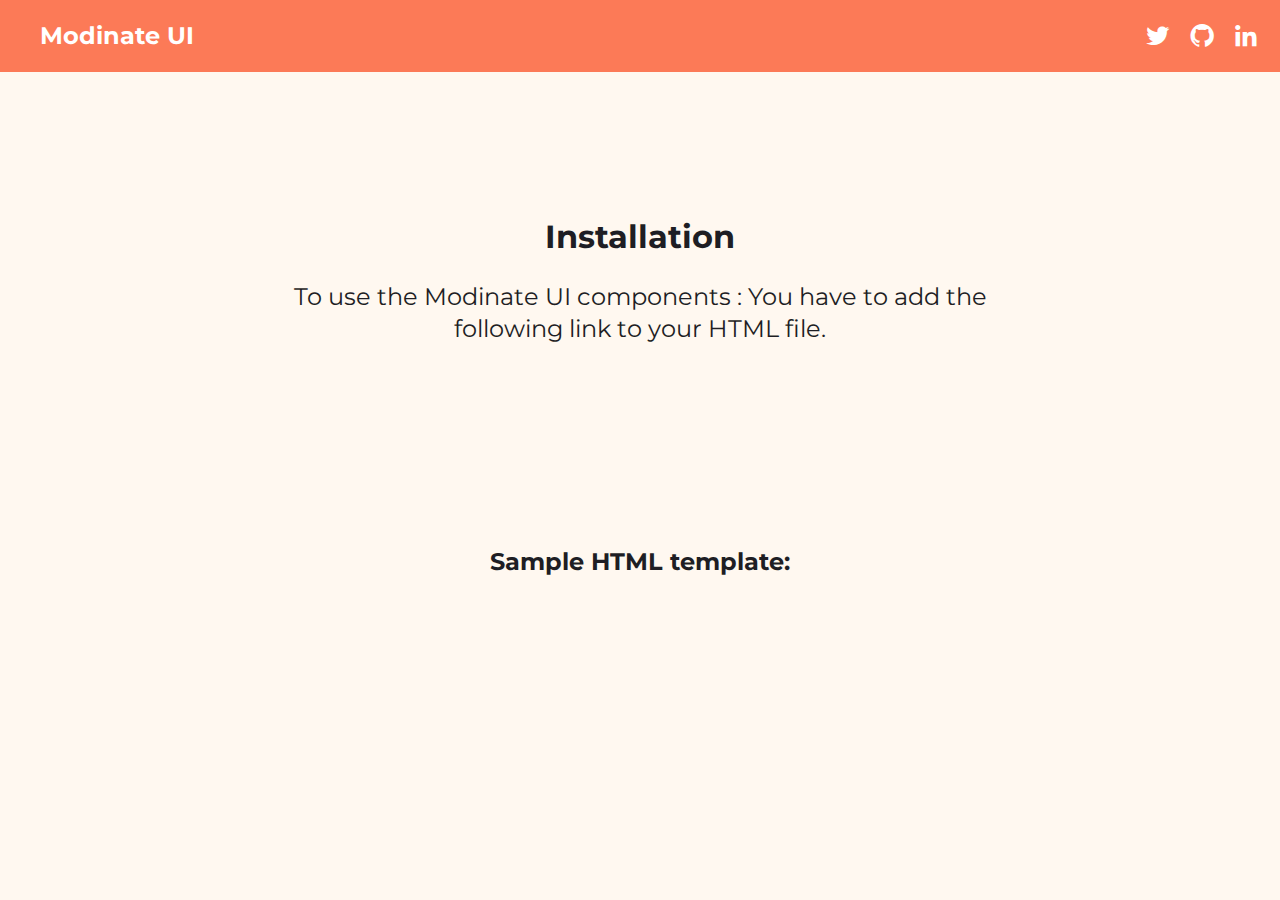
<file: installation.html>
<!DOCTYPE html>
<html lang="en">
  <head>
    <meta charset="UTF-8" />
    <meta http-equiv="X-UA-Compatible" content="IE=edge" />
    <meta name="viewport" content="width=device-width, initial-scale=1.0" />
    <link rel="preconnect" href="https://fonts.googleapis.com" />
    <link rel="preconnect" href="https://fonts.gstatic.com" crossorigin />
    <link
      href="https://fonts.googleapis.com/css2?family=Montserrat&display=swap"
      rel="stylesheet"
    />
    <link rel="stylesheet" href="./CSS_files/landing-page.css" />
    <link
      href="https://unpkg.com/boxicons@2.1.1/css/boxicons.min.css"
      rel="stylesheet"
    />

    <title>Modinate UI</title>
  </head>
  <body>
    <div class="app">
      <header class="navbar">
        <div class="header-left">
          <a href="./index.html"><h3>Modinate UI</h3></a>
        </div>
        <div class="header-right">
          <nav>
            <ul>
              <li>
                <a href="https://twitter.com/Chirag__dev">
                  <i class="bx bxl-twitter social-icons"></i>
                </a>
              </li>
              <li>
                <a href="https://github.com/Hardiegogo/Modinate_UI">
                  <i class="bx bxl-github social-icons"></i>
                </a>
              </li>

              <li>
                <a href="https://www.linkedin.com/in/chirag-dev/">
                  <i class="bx bxl-linkedin social-icons"></i>
                </a>
              </li>
            </ul>
          </nav>
        </div>
      </header>

      <main class="main-content">
          <h2>Installation</h2>
        <div class="small-text mt-24">
          To use the Modinate UI components : You have to add the following link to your HTML file.
        </div>
        <div class="mt-24">
            <code>
                <iframe class="code-snippet"
  src="https://carbon.now.sh/embed?bg=rgba%28255%2C255%2C255%2C1%29&t=one-light&wt=none&l=htmlmixed&width=320&ds=false&dsyoff=20px&dsblur=68px&wc=true&wa=true&pv=47px&ph=30px&ln=false&fl=1&fm=Hack&fs=10.5px&lh=107%25&si=false&es=2x&wm=false&code=%253Clink%2520rel%253D%2522stylesheet%2522%2520href%253D%2522https%253A%252F%252Fmodinate-ui.netlify.app%252FCSS_files%252Fstyles.css%2522%253E"
  style="  border:0; transform: scale(1); overflow:hidden;"
  sandbox="allow-scripts allow-same-origin">
</iframe>
            </code>

        </div>
        <h3 class="mt-24">Sample HTML template:</h3>
        <div class="mt-24">
            <code>
                <iframe class="code-snippet"
  src="https://carbon.now.sh/embed?bg=rgba%28255%2C255%2C255%2C1%29&t=one-light&wt=none&l=htmlmixed&width=320&ds=false&dsyoff=20px&dsblur=68px&wc=true&wa=true&pv=47px&ph=30px&ln=false&fl=1&fm=Hack&fs=10.5px&lh=107%25&si=false&es=2x&wm=false&code=%253C%21DOCTYPE%2520html%253E%250A%253Chtml%2520lang%253D%2522en%2522%253E%250A%253Chead%253E%250A%2520%2520%2520%2520%253Cmeta%2520charset%253D%2522UTF-8%2522%253E%250A%2520%2520%2520%2520%253Cmeta%2520http-equiv%253D%2522X-UA-Compatible%2522%2520content%253D%2522IE%253Dedge%2522%253E%250A%2520%2520%2520%2520%253Cmeta%2520name%253D%2522viewport%2522%2520content%253D%2522width%253Ddevice-width%252C%2520initial-scale%253D1.0%2522%253E%250A%2520%2520%2520%2520%253Clink%2520rel%253D%2522stylesheet%2522%2520href%253D%2522https%253A%252F%252Fmodinate-ui.netlify.app%252FCSS_files%252Fstyles.css%2522%253E%250A%2520%2520%2520%2520%253Ctitle%253EDocument%253C%252Ftitle%253E%250A%253C%252Fhead%253E%250A%253Cbody%253E%250A%2520%2520%2520%2520%250A%253C%252Fbody%253E%250A%253C%252Fhtml%253E"
  style="border:0; transform: scale(1); overflow:hidden;"
  sandbox="allow-scripts allow-same-origin">
</iframe>
                
            </code>

        </div>

        
        
        
      </main>
    </div>
  </body>
</html>
</file>
<file: CSS_files/landing-page.css>
@import "style-guide.css";
@import "./components/navbar/navbar.css";
@import "./components/buttons/buttons.css";

*,
*::before,
*::after {
  margin: 0;
  padding: 0;
  box-sizing: border-box;
}

body{
    font-family: 'Montserrat', sans-serif;
    margin: 0;
    height: 100vh;
    width: 100vw;
    background-color: var(--bg-color-white);
    color: var(--black-shade);
}

.app{
    display: flex;
    flex-direction: column;
    height: 100%;
    overflow-x: hidden;

}

/* main ---------------------- */

.main-content{
    text-align: center;
    width: 60%;
    margin: auto;
    flex-grow: 1;
    display: grid;
    place-items: center;
    align-content: center;
}

img{
    max-inline-size: 100%;
    block-size: auto;
}

.hero-img{
    height: 15rem;
    object-fit: contain;
}

.btn-container__home-page{
    display: flex;
    gap: 8px;
    flex-wrap: wrap;
    justify-content: center;
}

@media screen and (max-width:480px) {
    html{
        font-size: 50%;
    }
    .main-content{
        width: 90%;
    }

}
</file>
<file: CSS_files/docsite.css>
@import "./styles.css";


*,
*::before,
*::after {
  margin: 0;
  padding: 0;
  box-sizing: border-box;
}

.grid-list{
    display: grid;
    grid-template-columns: 1fr 1fr;
}

body{
   font-family: 'Montserrat', sans-serif; 
   background-color: var(--bg-color-white);
   color:var(--black-shade)
}

.app{
    display: grid;
    grid-template-columns: repeat(4,1fr);
    grid-template-areas: 
    'navbar navbar navbar navbar'
    'sidebar content content content'
    'footer footer footer footer';
}



.navbar{
    grid-area: navbar;
    box-shadow: 10px 12px 12px -8px rgba(222,222,222,1);
}



/* main */



.component-wrapper{
    display: flex;
    flex-wrap: wrap;
    align-items: center;
    justify-content: center;
    background-color: #EBE4DC;
    gap: 1rem;
}

.code-snippet{
    width: 100%;
    height: 20rem;
}

.columns-component-wrapper{
    flex-direction: column;
    justify-content: start;
    align-items: start;
    width: 100%;
}

.container-width-full{
    width: 100%;
}



.content{
    grid-area:content;
    width: 90%;
}

.footer{
    grid-area: footer;
    background-color: var(--primary-color);
    color: var(--pure-white);
    padding:var(--lg-space);
    display: grid;
    place-items: center;
}

@media screen and (max-width:600px) {
    .app{
        grid-template-columns: 1fr;
        grid-template-areas:
        'navbar'
        'sidebar'
        'content'
        'footer';

    }

    .hide{
        display: none;
    }
    .content{
        width: 100%;
    }

}

@media screen and (max-width:480px) {
    html{
        font-size: 50%;
    }

    

}
</file>
